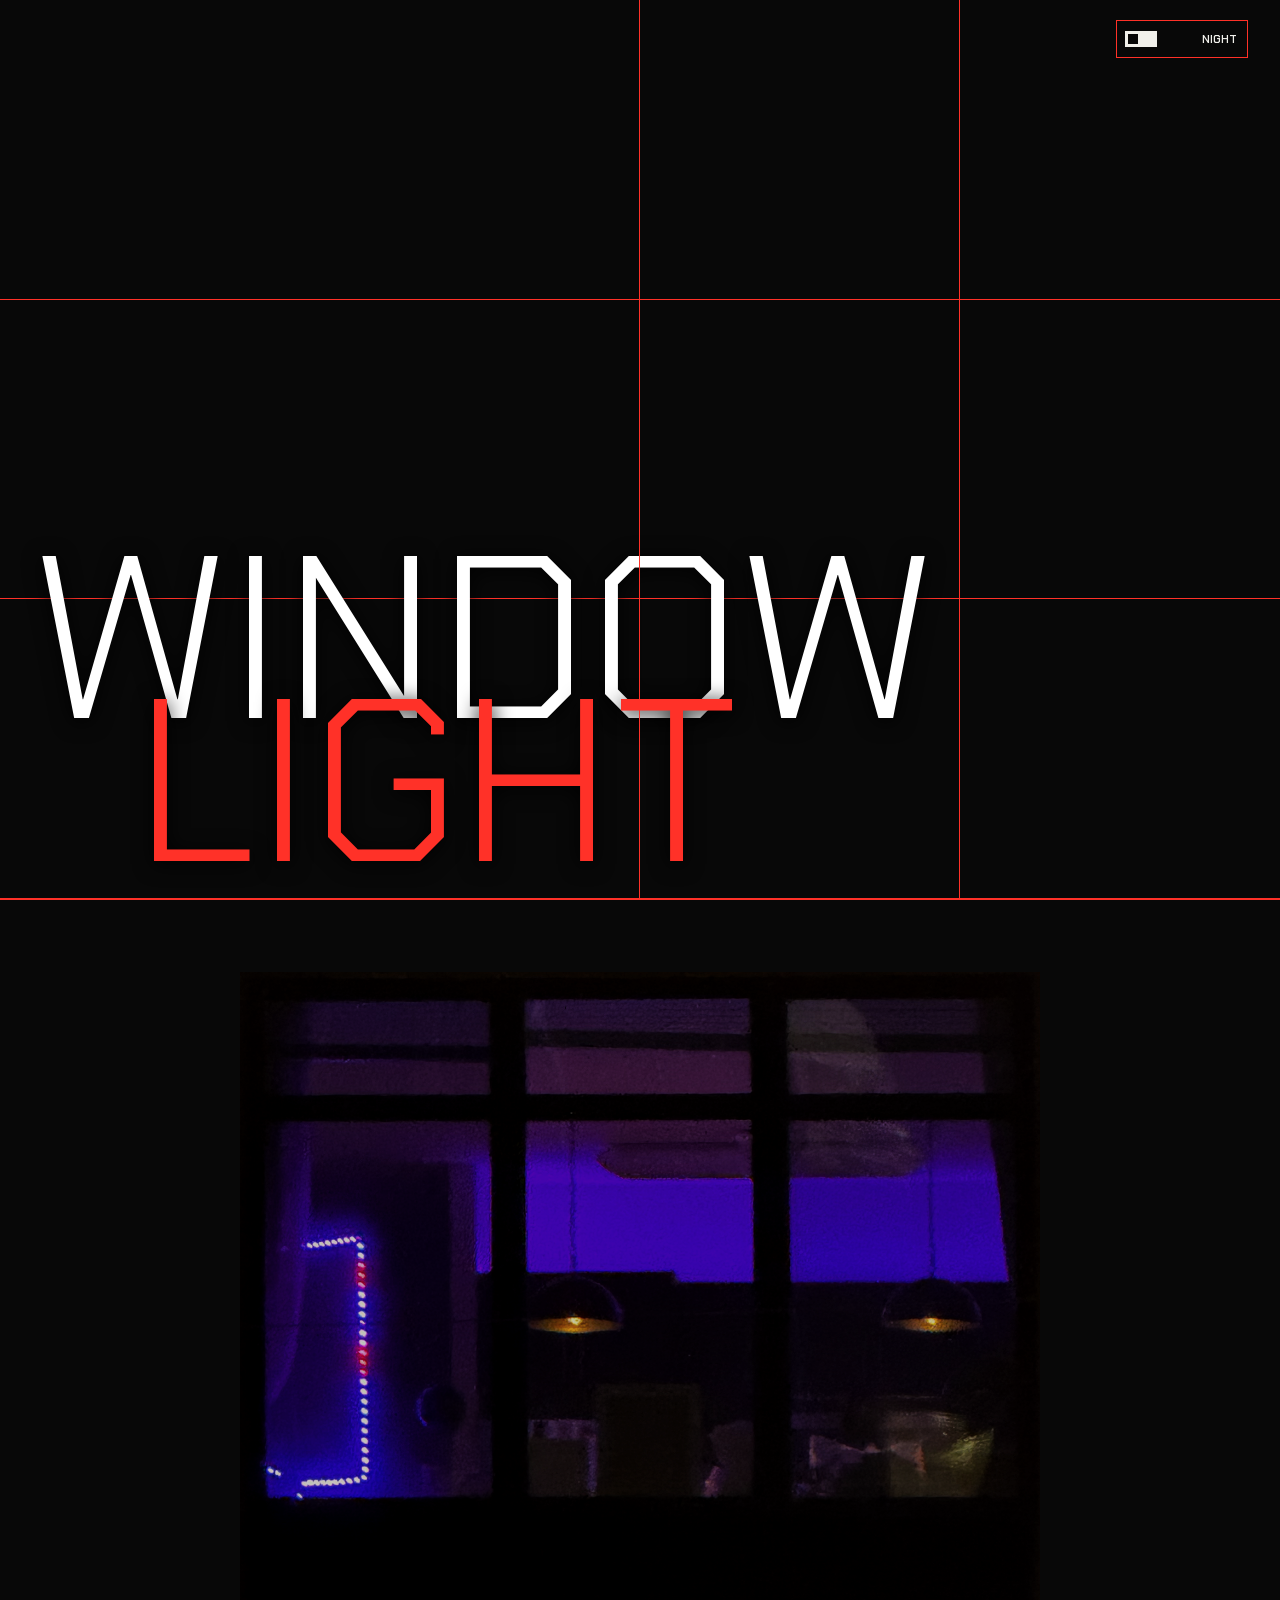
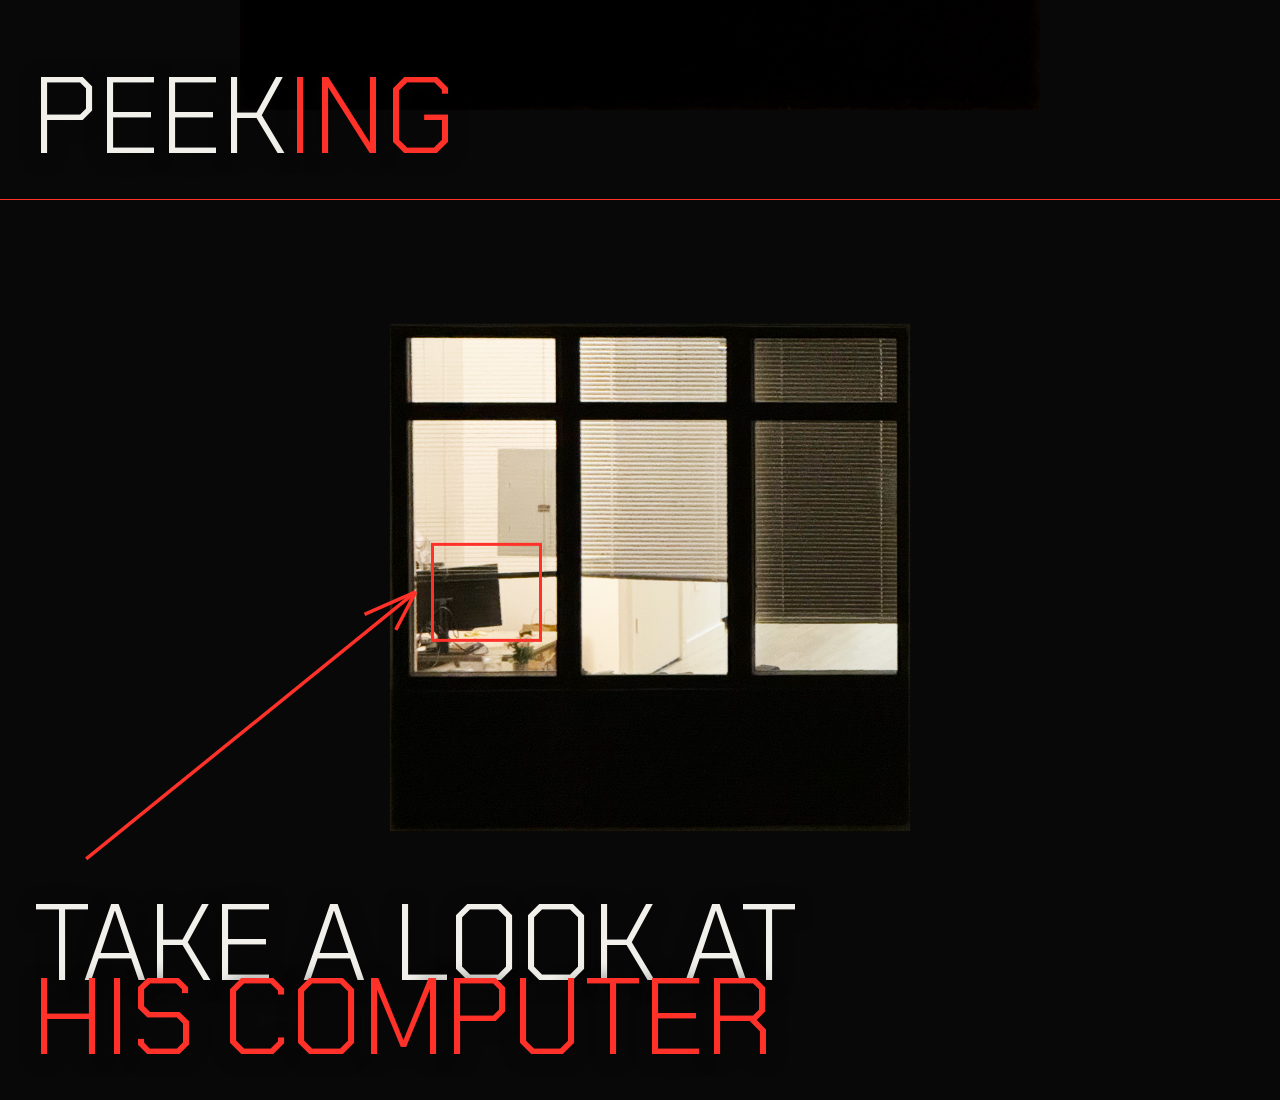
<file: index.html>
<!doctype html>
<html lang="en">
<head>
  <meta charset="utf-8">
  <meta name="viewport" content="width=device-width, initial-scale=1">
  <meta name="description" content="WINDOWLIGHT is a digital archive and three-part experiment in looking through city windows.">
  <title>WINDOWLIGHT — Home</title>
  <link rel="stylesheet" href="windowlight.css?v=20261013k">
</head>
<body data-theme="night" data-page="home">
  <button class="theme-toggle" id="themeToggle" type="button" aria-label="Switch to daytime atmosphere" aria-pressed="false"><span class="toggle-track" aria-hidden="true"><span class="toggle-knob"></span></span><span class="theme-label" id="themeLabel">DAY / NIGHT</span></button>
  <nav class="edge-nav" aria-label="Primary navigation">
    <a class="active" href="./index.html" data-label="HOME">HOME</a>
  </nav>

  <main>
    <section class="screen home-hero" aria-labelledby="homeTitle">
      <div class="hero-grid" aria-hidden="true"><i></i><i></i><i></i><i></i><i></i><i></i><i></i><i></i><i></i><i></i><i></i><i></i></div>
      <h1 class="home-title" id="homeTitle">WINDOW<span>LIGHT</span></h1>
    </section>

    <section class="story-selector" id="stories" aria-labelledby="storiesTitle">
      <div class="selector-head">
        <h2 id="storiesTitle">PEEK<span>ING</span></h2>
      </div>
      <div class="triptych" role="group" aria-label="Three clickable panes in one window">
        <img class="triptych-image" id="randomTriptychImage" alt="A complete three-pane city window">
        <a class="story-pane p1" href="windowlight-story-01.html" aria-label="Open story 01 Looking"></a>
        <a class="story-pane p2" href="windowlight-story-02.html" aria-label="Open story 02 Privacy"></a>
        <a class="story-pane p3" href="windowlight-story-03.html" aria-label="Open story 03 Fragments"></a>
      </div>
    </section>

    <section class="collection-stage" id="collection" aria-labelledby="collectionTitle">
      <div class="collection-head"><h2 id="collectionTitle">TAKE A LOOK AT<br><span>HIS COMPUTER</span></h2></div>

      <div class="computer-entry" id="computerEntry">
        <img src="images/101.png" alt="A complete three-pane window with a computer visible inside the left room">
        <svg class="computer-arrow" viewBox="0 0 100 100" preserveAspectRatio="none" aria-hidden="true">
          <path d="M 11 88 L 34.2 53.5"></path>
          <path class="computer-arrowhead" d="M 34.2 53.5 L 30.6 56.4 M 34.2 53.5 L 32.8 58.4"></path>
        </svg>
        <button class="computer-hotspot" id="enterComputer" type="button" aria-label="Open the computer visible through the window"></button>
      </div>

      <div class="computer-desktop" id="computerDesktop" aria-label="Computer desktop" hidden>
        <button class="computer-exit" id="exitComputer" type="button" aria-label="Return to the window photograph">×</button>

        <div class="desktop-files" aria-label="Desktop files">
          <button class="desktop-file" type="button" data-open-window="photosWindow">
            <span class="folder-icon" aria-hidden="true"></span><span>Photos</span>
          </button>
          <button class="desktop-file" type="button" data-open-window="notesWindow">
            <span class="note-icon" aria-hidden="true"></span><span>Notes</span>
          </button>
          <button class="desktop-file" type="button" data-open-window="projectWindow">
            <span class="document-icon" aria-hidden="true"></span><span>Project Info</span>
          </button>
          <button class="desktop-file" type="button" data-open-window="colophonWindow">
            <span class="document-icon" aria-hidden="true"></span><span>Colophon</span>
          </button>
        </div>

        <section class="desktop-window photos-window" id="photosWindow" aria-labelledby="photosWindowTitle" hidden>
          <header class="desktop-window-bar">
            <h3 id="photosWindowTitle">Photos / 50 Windows</h3>
            <span class="collection-status" id="openCount">0 / 5</span>
            <button class="window-close" type="button" aria-label="Close Photos">×</button>
          </header>
          <div class="desktop-window-body photos-body">
            <div class="collection-reveal">
              <div class="collection-shutters" id="facade" aria-label="Fifty blurred city windows"></div>
            </div>
          </div>
        </section>

        <section class="desktop-window notes-window" id="notesWindow" aria-labelledby="notesWindowTitle" hidden>
          <header class="desktop-window-bar"><h3 id="notesWindowTitle">Notes</h3><button class="window-close" type="button" aria-label="Close Notes">×</button></header>
          <div class="desktop-window-body text-file">
            <p>I started photographing windows because they interrupt the city without stopping it. Each frame holds a room for a moment, but never long enough to explain the life inside.</p>
            <p>The project follows the uneasy distance between noticing, watching, and imagining. A window allows vision to pass while keeping bodies apart.</p>
            <p>What looks like evidence is often only a fragment. The rest of the story belongs to the observer, not to the person behind the glass.</p>
          </div>
        </section>

        <section class="desktop-window project-window" id="projectWindow" aria-labelledby="projectWindowTitle" hidden>
          <header class="desktop-window-bar"><h3 id="projectWindowTitle">Project Info</h3><button class="window-close" type="button" aria-label="Close Project Info">×</button></header>
          <div class="desktop-window-body text-file">
            <h4>WINDOWLIGHT</h4>
            <p>WINDOWLIGHT is a digital observation of curiosity, privacy, and projection in the city. Three stories move from the first glance, through the boundary of glass, to the fictional lives assembled from incomplete views.</p>
            <p>The audience is invited to behave like an observer: choosing a pane, moving closer, uncovering photographs, and deciding when access becomes intrusion.</p>
          </div>
        </section>

        <section class="desktop-window colophon-window" id="colophonWindow" aria-labelledby="colophonWindowTitle" hidden>
          <header class="desktop-window-bar"><h3 id="colophonWindowTitle">Colophon</h3><button class="window-close" type="button" aria-label="Close Colophon">×</button></header>
          <div class="desktop-window-body text-file colophon-grid">
            <p><strong>Concept</strong>Looking through the public surface of private rooms.</p>
            <p><strong>Photography</strong>Original city-window photographs.</p>
            <p><strong>Typeface</strong>Chakra Petch, 300–600.</p>
            <p><strong>System</strong>Four-column grid, red lines, black, white, and photographic color.</p>
            <p><strong>Interaction</strong>Scroll, hover, drag, reveal, and day/night translation.</p>
            <p><strong>Format</strong>Desktop-first responsive website.</p>
          </div>
        </section>
      </div>
    </section>
  </main>
  <script src="windowlight.js?v=20261013k"></script>
</body>
</html>
</file>
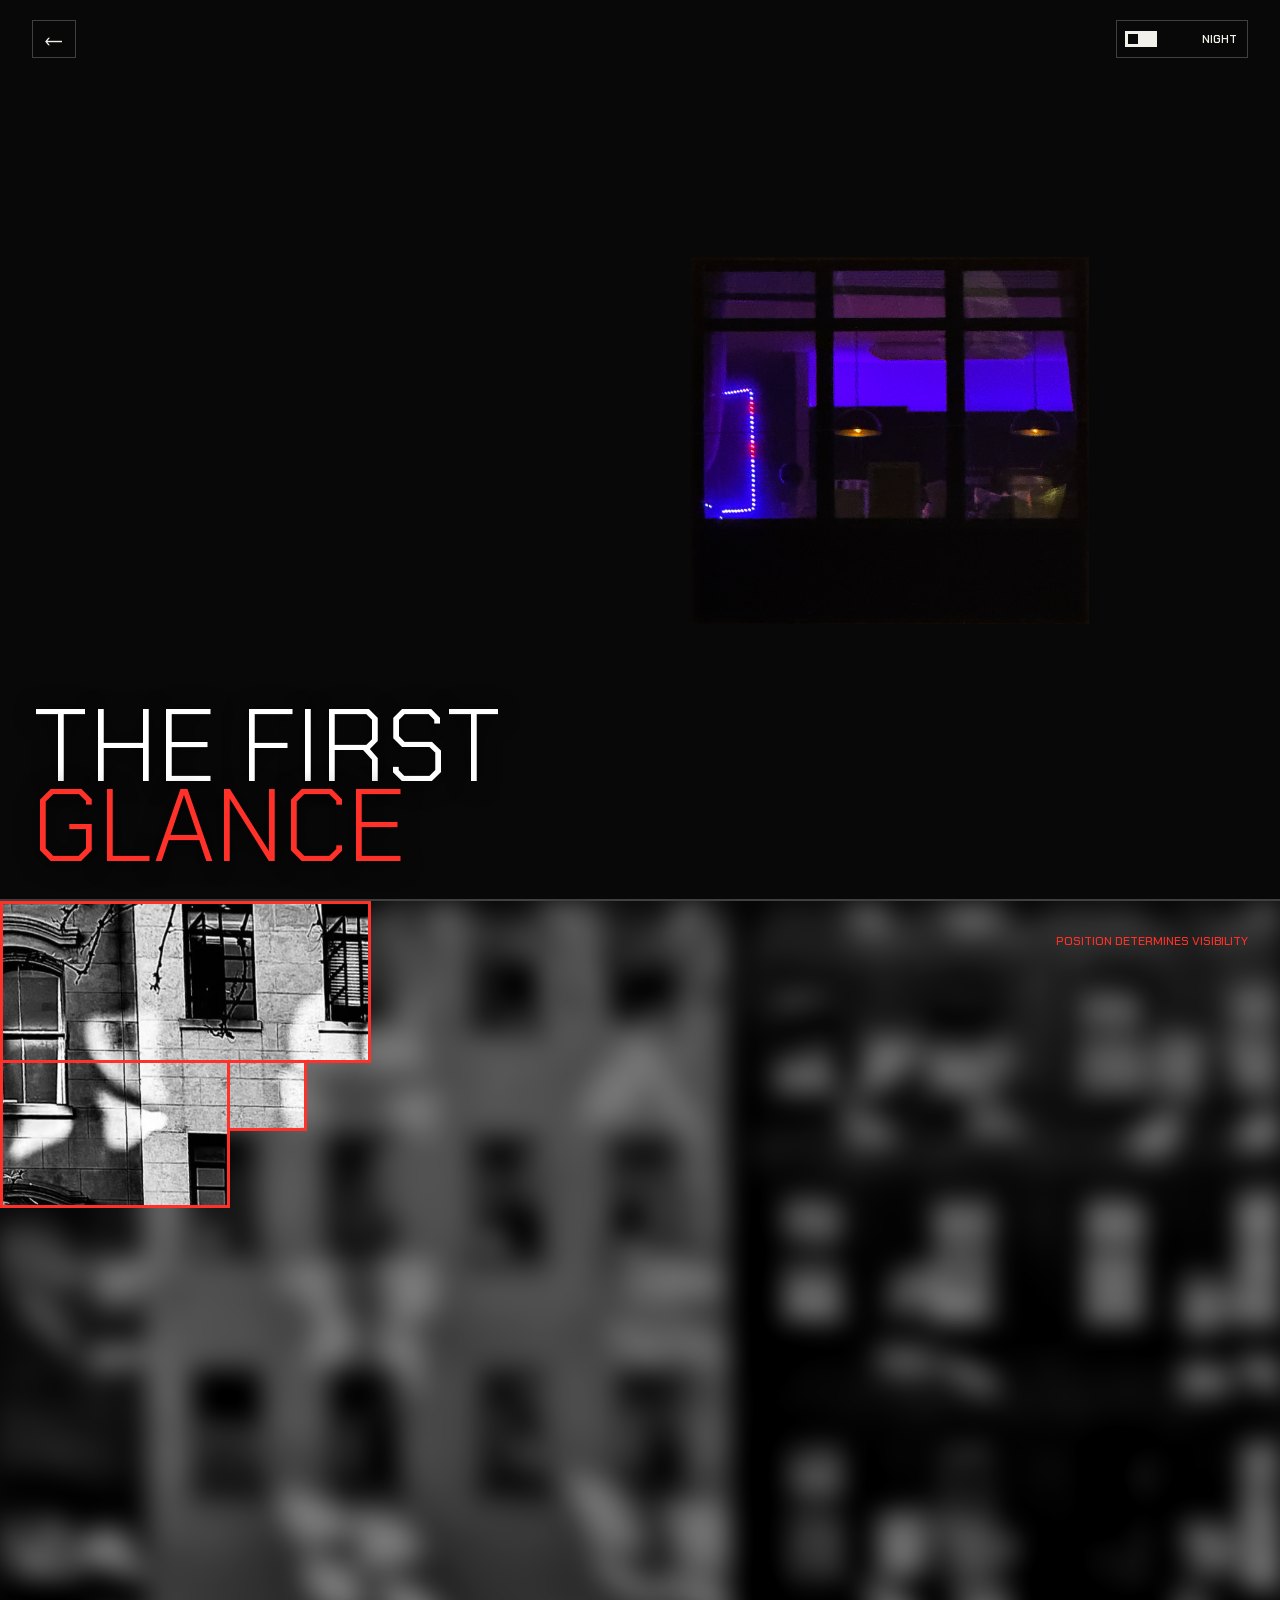
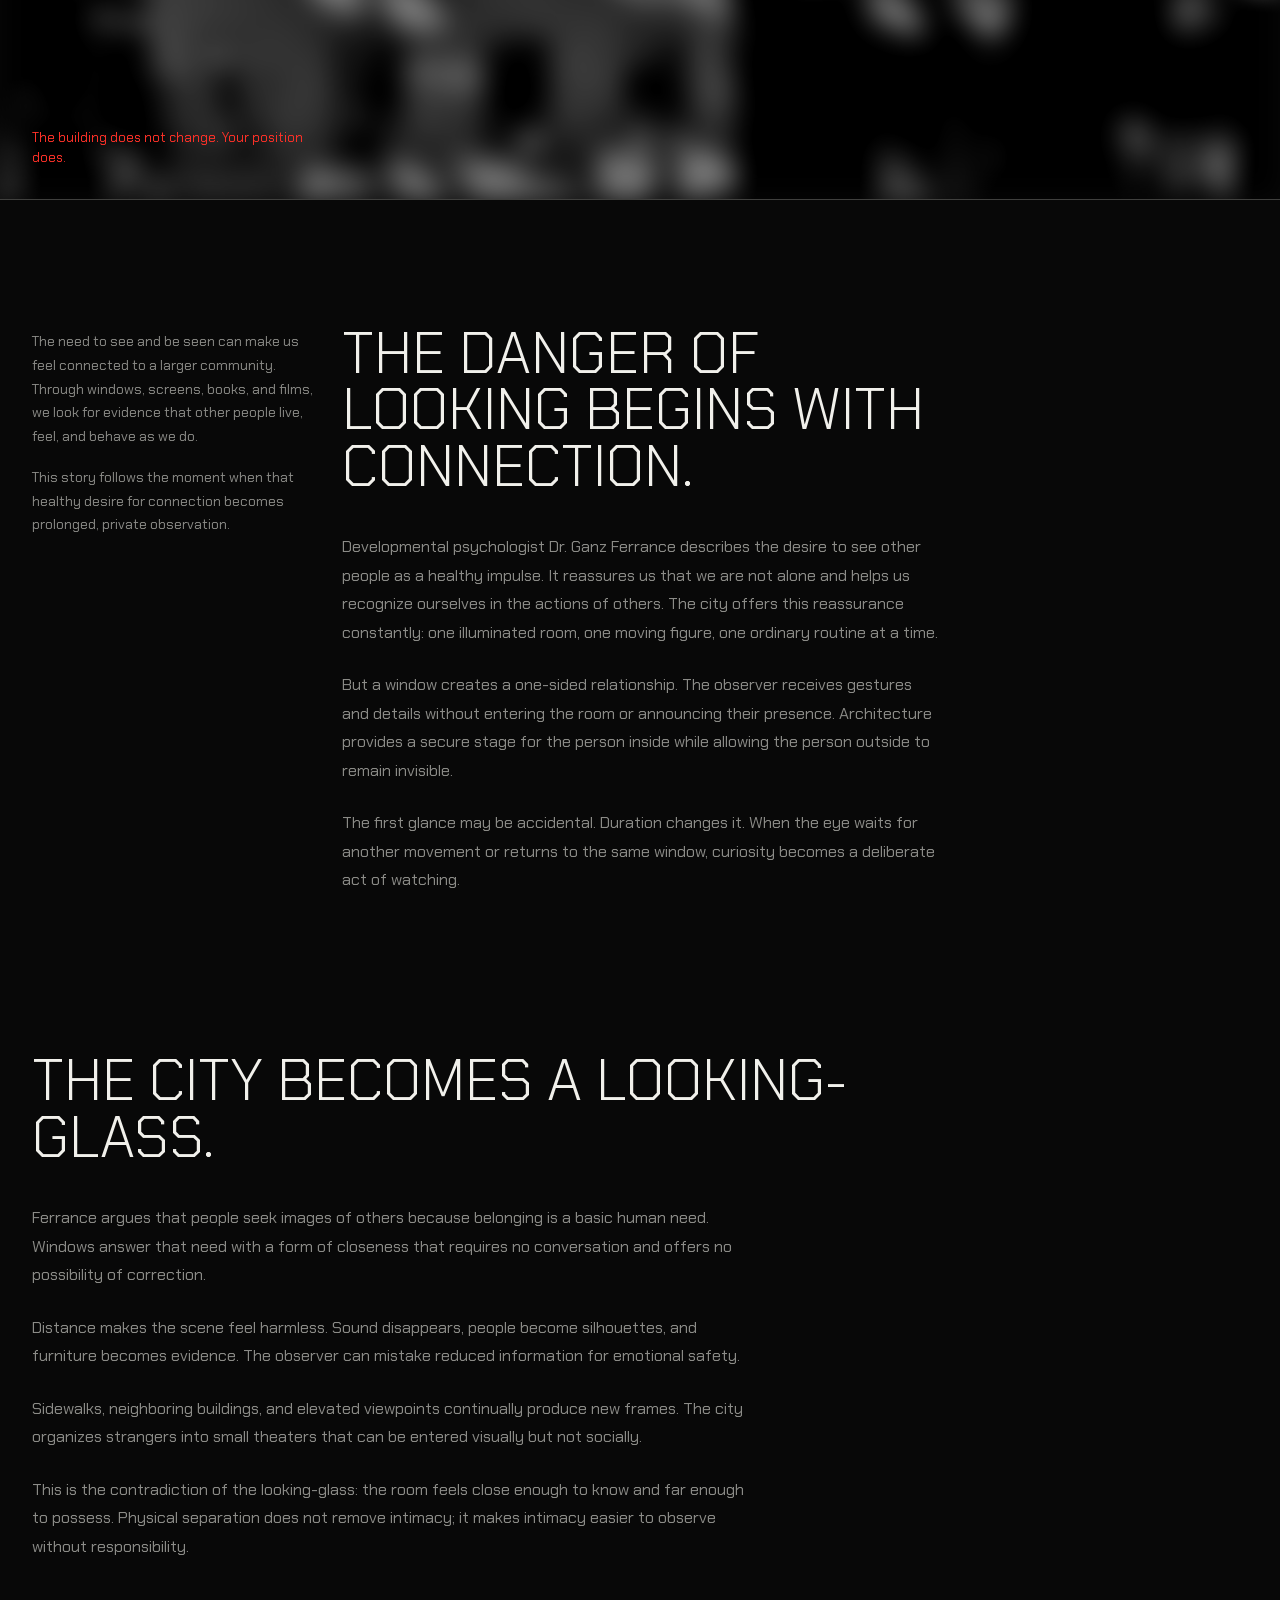
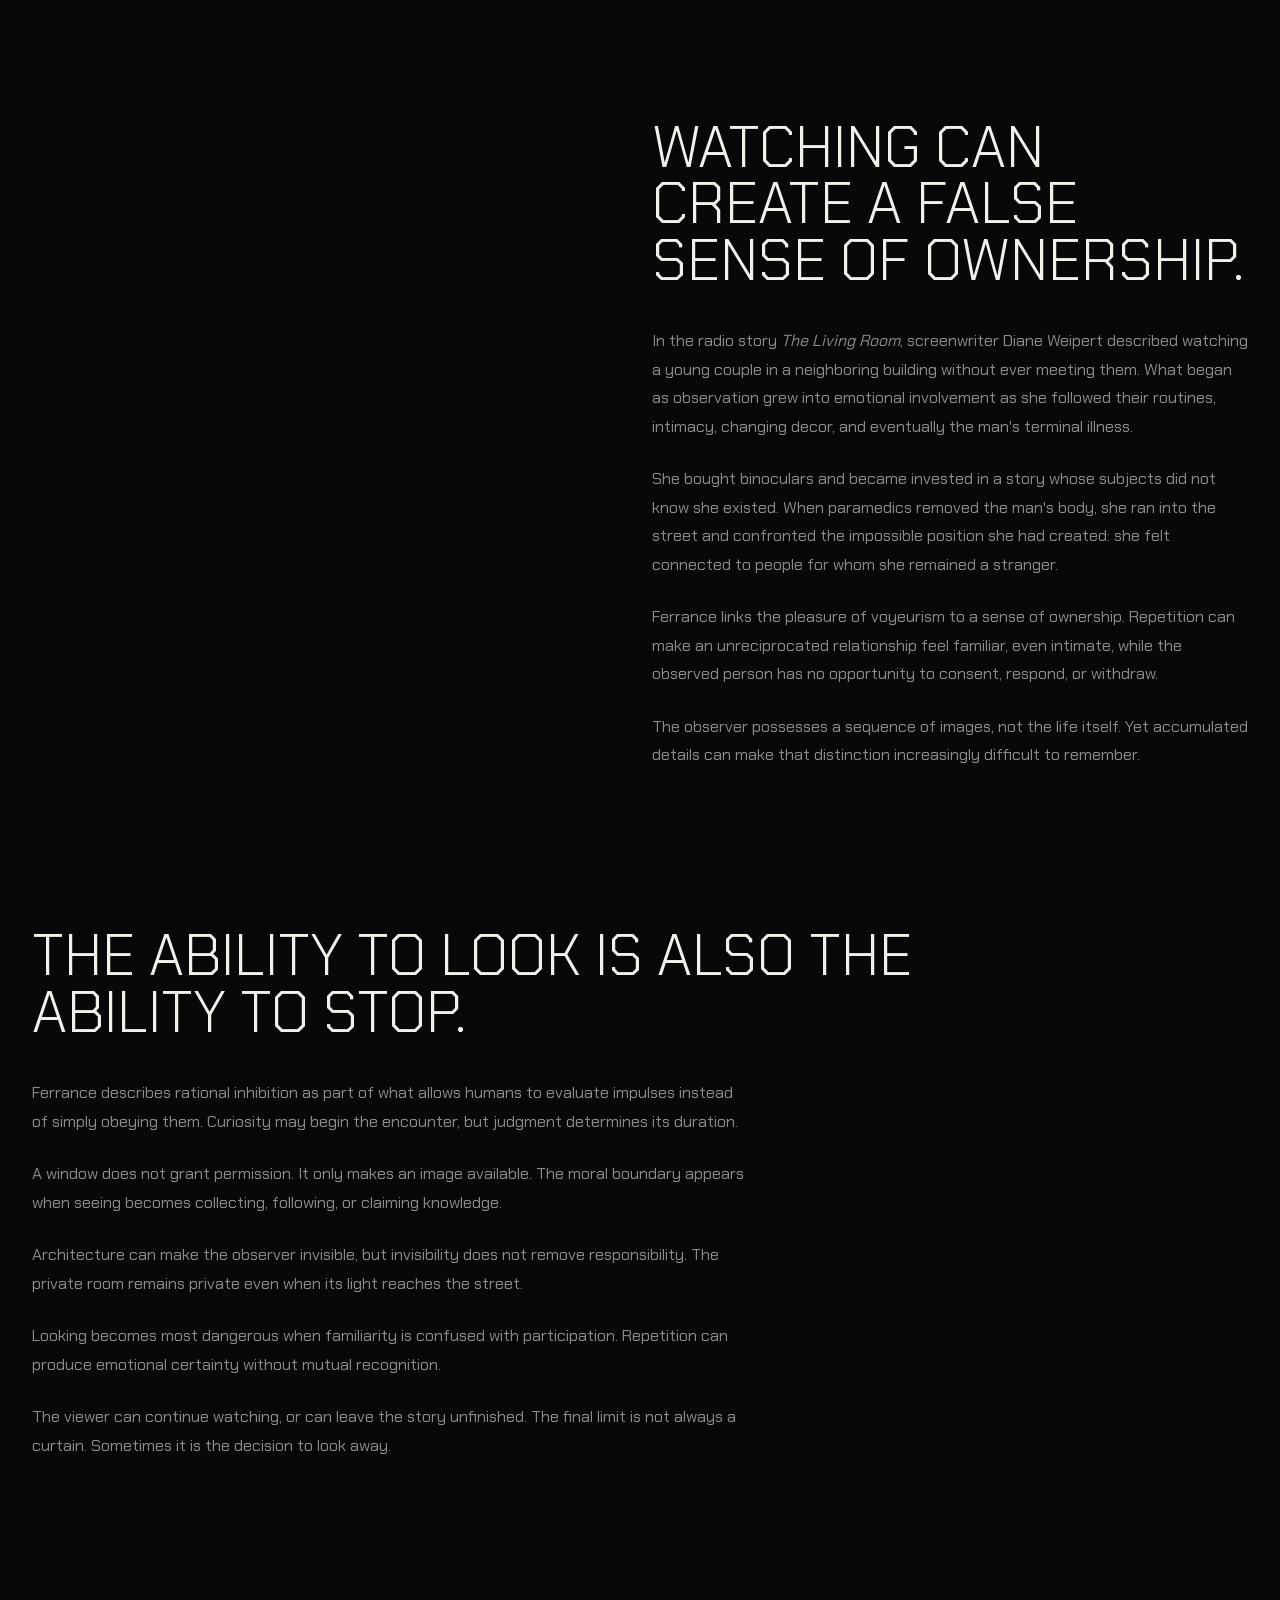
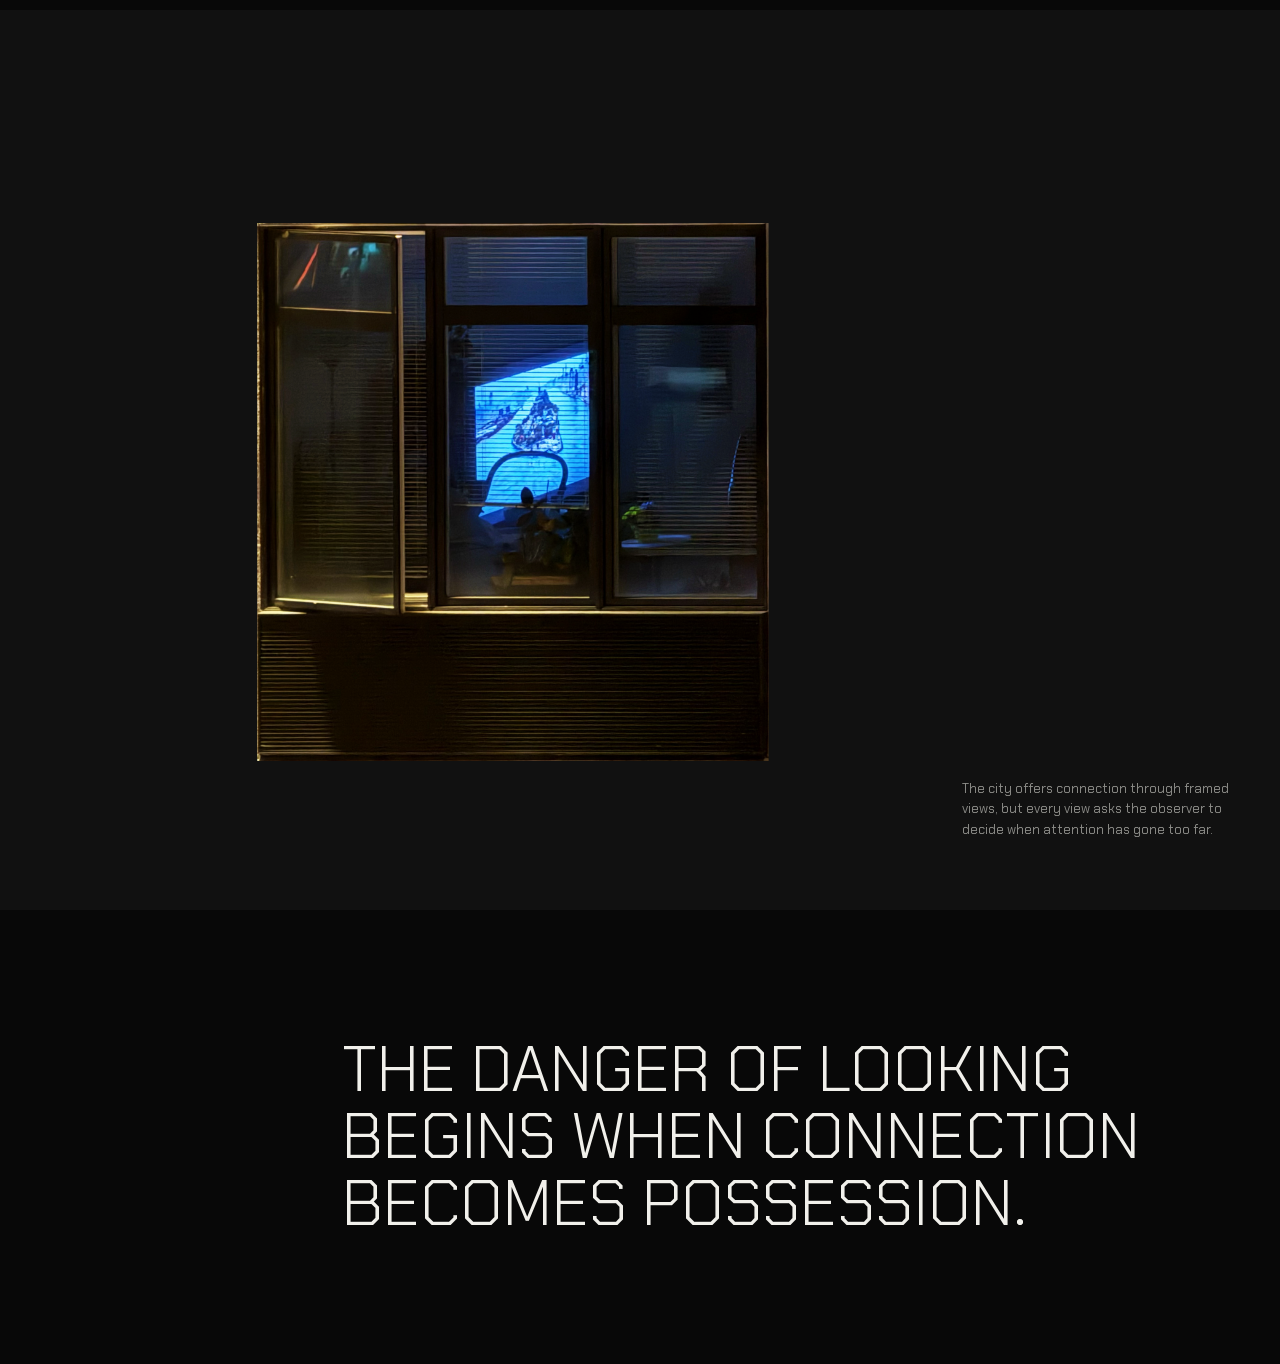
<file: windowlight-story-01.html>
<!doctype html>
<html lang="en">
<head>
  <meta charset="utf-8">
  <meta name="viewport" content="width=device-width, initial-scale=1">
  <meta name="description" content="WINDOWLIGHT story one: Looking.">
  <title>WINDOWLIGHT — 01 Looking</title>
  <link rel="stylesheet" href="windowlight.css?v=20261013k">
</head>
<body data-theme="night" data-page="01">
  <button class="theme-toggle" id="themeToggle" type="button" aria-label="Switch to daytime atmosphere" aria-pressed="false"><span class="toggle-track" aria-hidden="true"><span class="toggle-knob"></span></span><span class="theme-label" id="themeLabel">DAY / NIGHT</span></button>
  <nav class="edge-nav" aria-label="Primary navigation">
    <a class="home-arrow" href="./index.html#stories" aria-label="Return to Peeking">&#8592;</a>
  </nav>
  <main>
    <section class="screen story-hero" aria-labelledby="storyTitle">
      <img class="story-hero-image theme-image" src="images/112.png" data-day="images/113.png" data-night="images/112.png" alt="A complete horizontal city window">
      <h1 class="story-title" id="storyTitle">THE FIRST<br><span>GLANCE</span></h1>
    </section>

    <section class="interaction" id="moveInteraction" aria-label="The moving windows interaction">
      <div class="stage-meta"><span>POSITION DETERMINES VISIBILITY</span></div>
      <img class="interaction-photo theme-image" src="images/114.jpg" data-day="images/115.png" data-night="images/114.jpg" alt="A building facade with many windows used for the moving-frame interaction">
      <div class="move-window" data-window="a" tabindex="0" role="application" aria-label="Movable window A"></div>
      <div class="move-window" data-window="b" tabindex="0" role="application" aria-label="Movable window B"></div>
      <div class="move-window" data-window="c" tabindex="0" role="application" aria-label="Movable window C"></div>
      <p class="instruction">The building does not change. Your position does.</p>
    </section>

    <section class="story-narrative" aria-labelledby="lookingText">
      <div class="story-copy-grid">
        <aside class="story-introduction">
          <p>The need to see and be seen can make us feel connected to a larger community. Through windows, screens, books, and films, we look for evidence that other people live, feel, and behave as we do.</p>
          <p>This story follows the moment when that healthy desire for connection becomes prolonged, private observation.</p>
        </aside>

        <article class="story-section story-section-one">
          <h2 id="lookingText">THE DANGER OF LOOKING BEGINS WITH CONNECTION.</h2>
          <p>Developmental psychologist Dr. Ganz Ferrance describes the desire to see other people as a healthy impulse. It reassures us that we are not alone and helps us recognize ourselves in the actions of others. The city offers this reassurance constantly: one illuminated room, one moving figure, one ordinary routine at a time.</p>
          <p>But a window creates a one-sided relationship. The observer receives gestures and details without entering the room or announcing their presence. Architecture provides a secure stage for the person inside while allowing the person outside to remain invisible.</p>
          <p>The first glance may be accidental. Duration changes it. When the eye waits for another movement or returns to the same window, curiosity becomes a deliberate act of watching.</p>
        </article>

        <article class="story-section story-section-two">
          <h2>THE CITY BECOMES A LOOKING-GLASS.</h2>
          <div class="section-columns">
            <p>Ferrance argues that people seek images of others because belonging is a basic human need. Windows answer that need with a form of closeness that requires no conversation and offers no possibility of correction.</p>
            <p>Distance makes the scene feel harmless. Sound disappears, people become silhouettes, and furniture becomes evidence. The observer can mistake reduced information for emotional safety.</p>
            <p>Sidewalks, neighboring buildings, and elevated viewpoints continually produce new frames. The city organizes strangers into small theaters that can be entered visually but not socially.</p>
            <p>This is the contradiction of the looking-glass: the room feels close enough to know and far enough to possess. Physical separation does not remove intimacy; it makes intimacy easier to observe without responsibility.</p>
          </div>
        </article>

        <article class="story-section story-section-three">
          <h2>WATCHING CAN CREATE A FALSE SENSE OF OWNERSHIP.</h2>
          <p>In the radio story <em>The Living Room</em>, screenwriter Diane Weipert described watching a young couple in a neighboring building without ever meeting them. What began as observation grew into emotional involvement as she followed their routines, intimacy, changing decor, and eventually the man's terminal illness.</p>
          <p>She bought binoculars and became invested in a story whose subjects did not know she existed. When paramedics removed the man's body, she ran into the street and confronted the impossible position she had created: she felt connected to people for whom she remained a stranger.</p>
          <p>Ferrance links the pleasure of voyeurism to a sense of ownership. Repetition can make an unreciprocated relationship feel familiar, even intimate, while the observed person has no opportunity to consent, respond, or withdraw.</p>
          <p>The observer possesses a sequence of images, not the life itself. Yet accumulated details can make that distinction increasingly difficult to remember.</p>
        </article>

        <article class="story-section story-section-four">
          <h2>THE ABILITY TO LOOK IS ALSO THE ABILITY TO STOP.</h2>
          <div class="section-columns four-column-copy">
            <p>Ferrance describes rational inhibition as part of what allows humans to evaluate impulses instead of simply obeying them. Curiosity may begin the encounter, but judgment determines its duration.</p>
            <p>A window does not grant permission. It only makes an image available. The moral boundary appears when seeing becomes collecting, following, or claiming knowledge.</p>
            <p>Architecture can make the observer invisible, but invisibility does not remove responsibility. The private room remains private even when its light reaches the street.</p>
            <p>Looking becomes most dangerous when familiarity is confused with participation. Repetition can produce emotional certainty without mutual recognition.</p>
            <p>The viewer can continue watching, or can leave the story unfinished. The final limit is not always a curtain. Sometimes it is the decision to look away.</p>
          </div>
        </article>
      </div>
    </section>

    <section class="image-essay" aria-label="A paired day and night observation">
      <img class="theme-image" src="images/116.png" data-day="images/117.png" data-night="images/116.png" alt="A complete residential window">
      <p class="image-caption">The city offers connection through framed views, but every view asks the observer to decide when attention has gone too far.</p>
    </section>

    <section class="story-end"><p>THE DANGER OF LOOKING BEGINS WHEN CONNECTION BECOMES POSSESSION.</p></section>
  </main>
  <script src="windowlight.js?v=20261013k"></script>
</body>
</html>
</file>
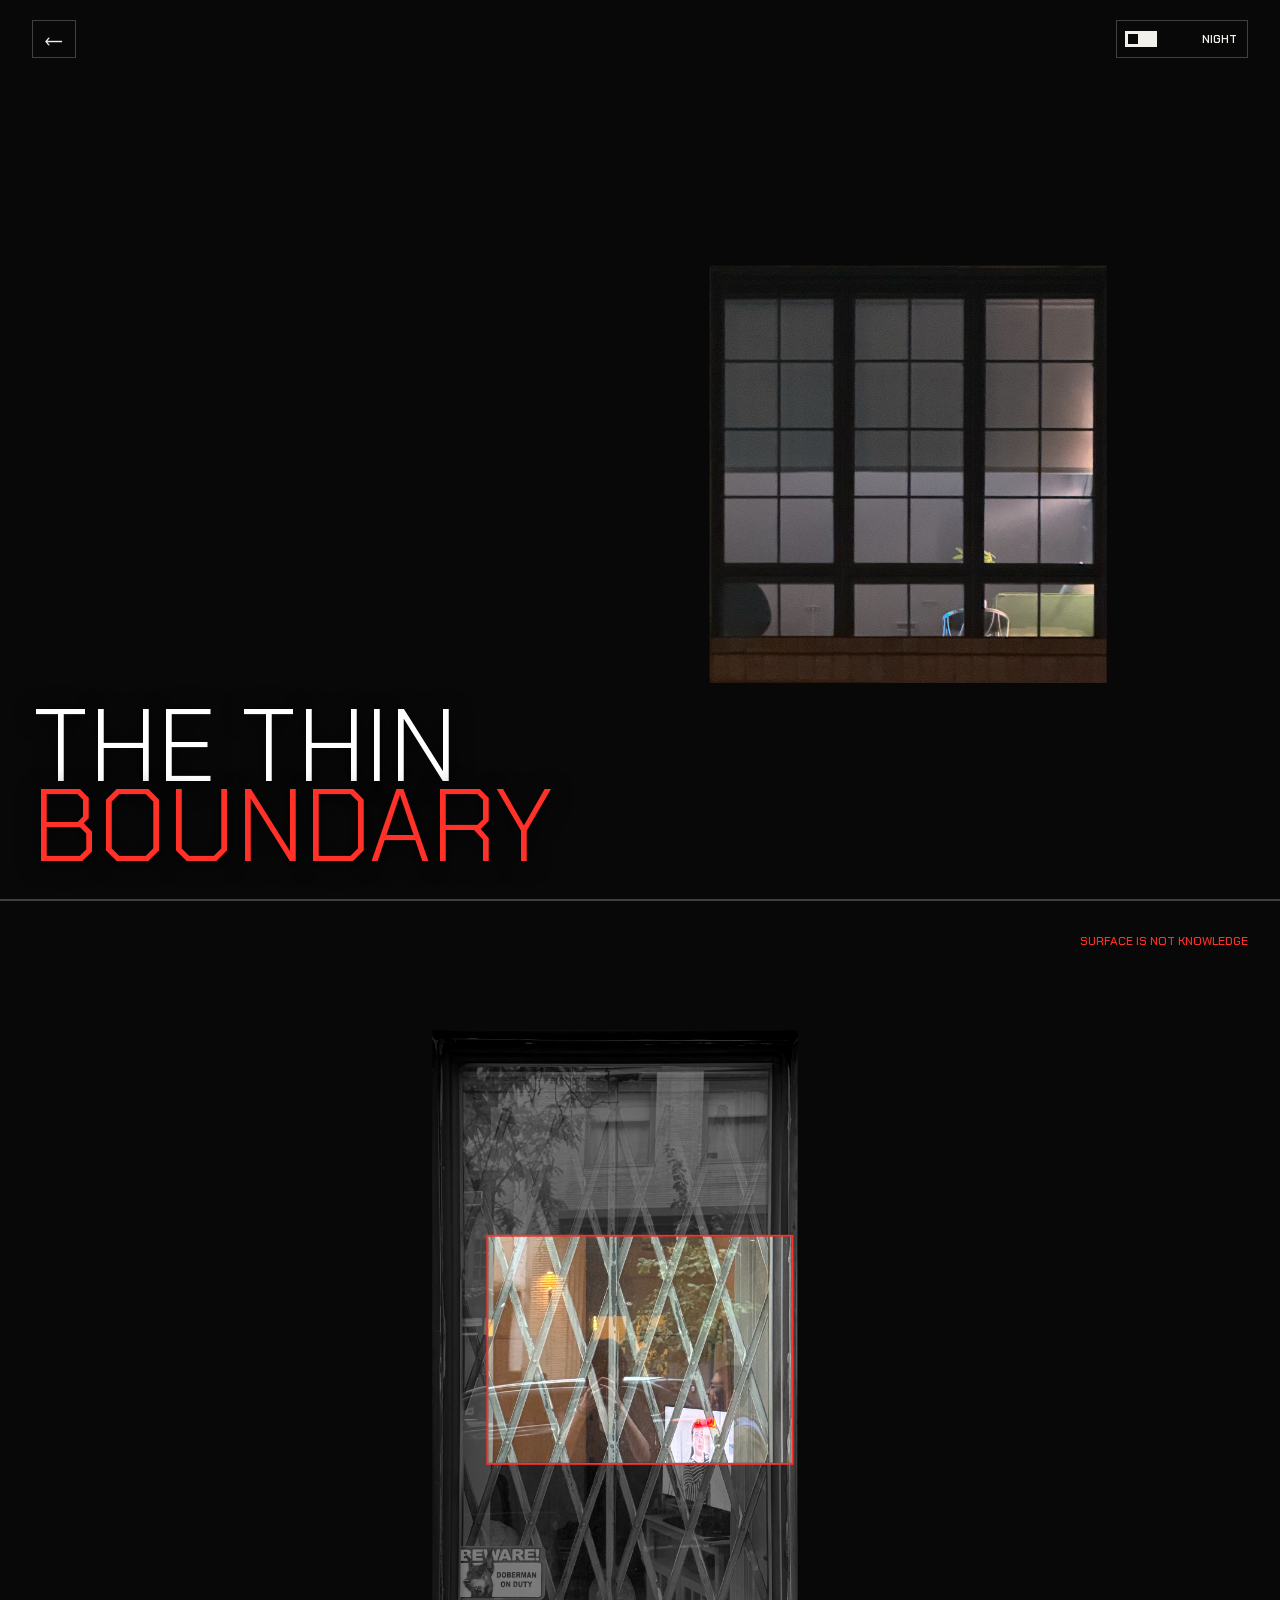
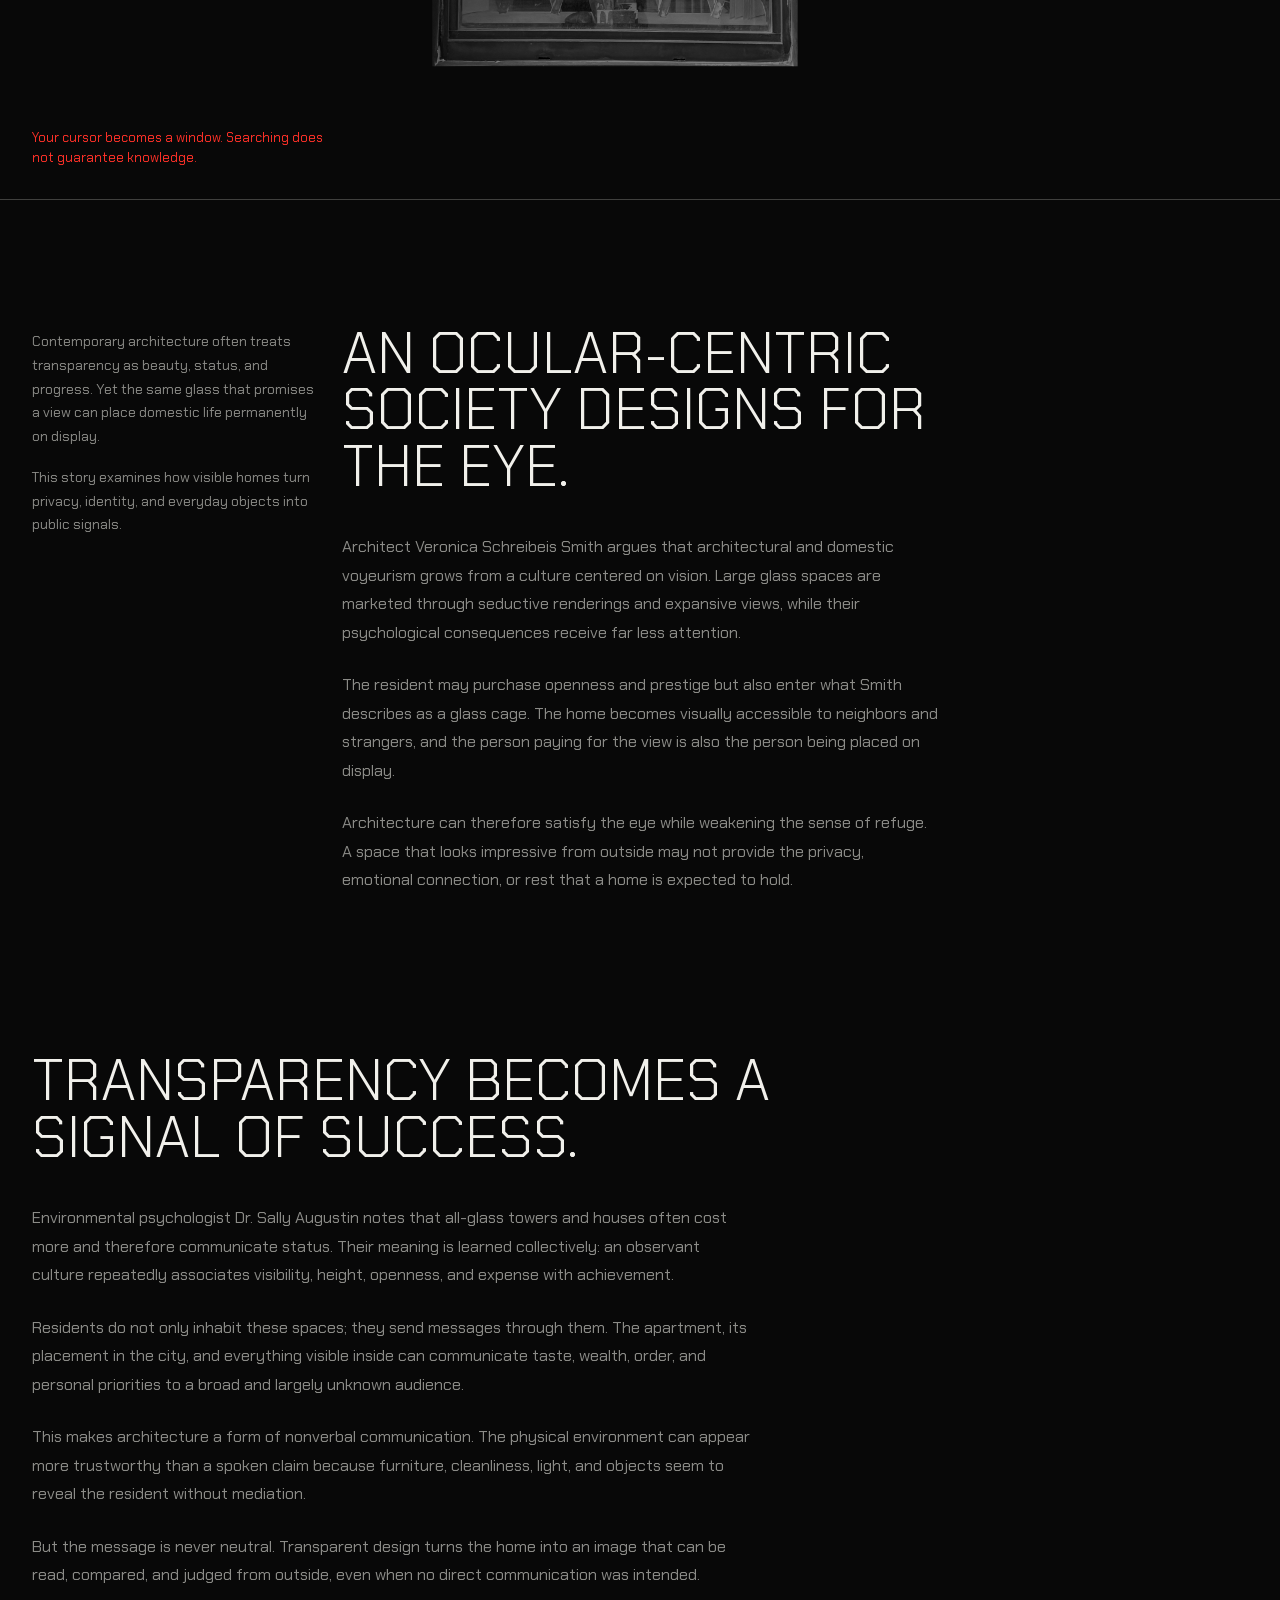
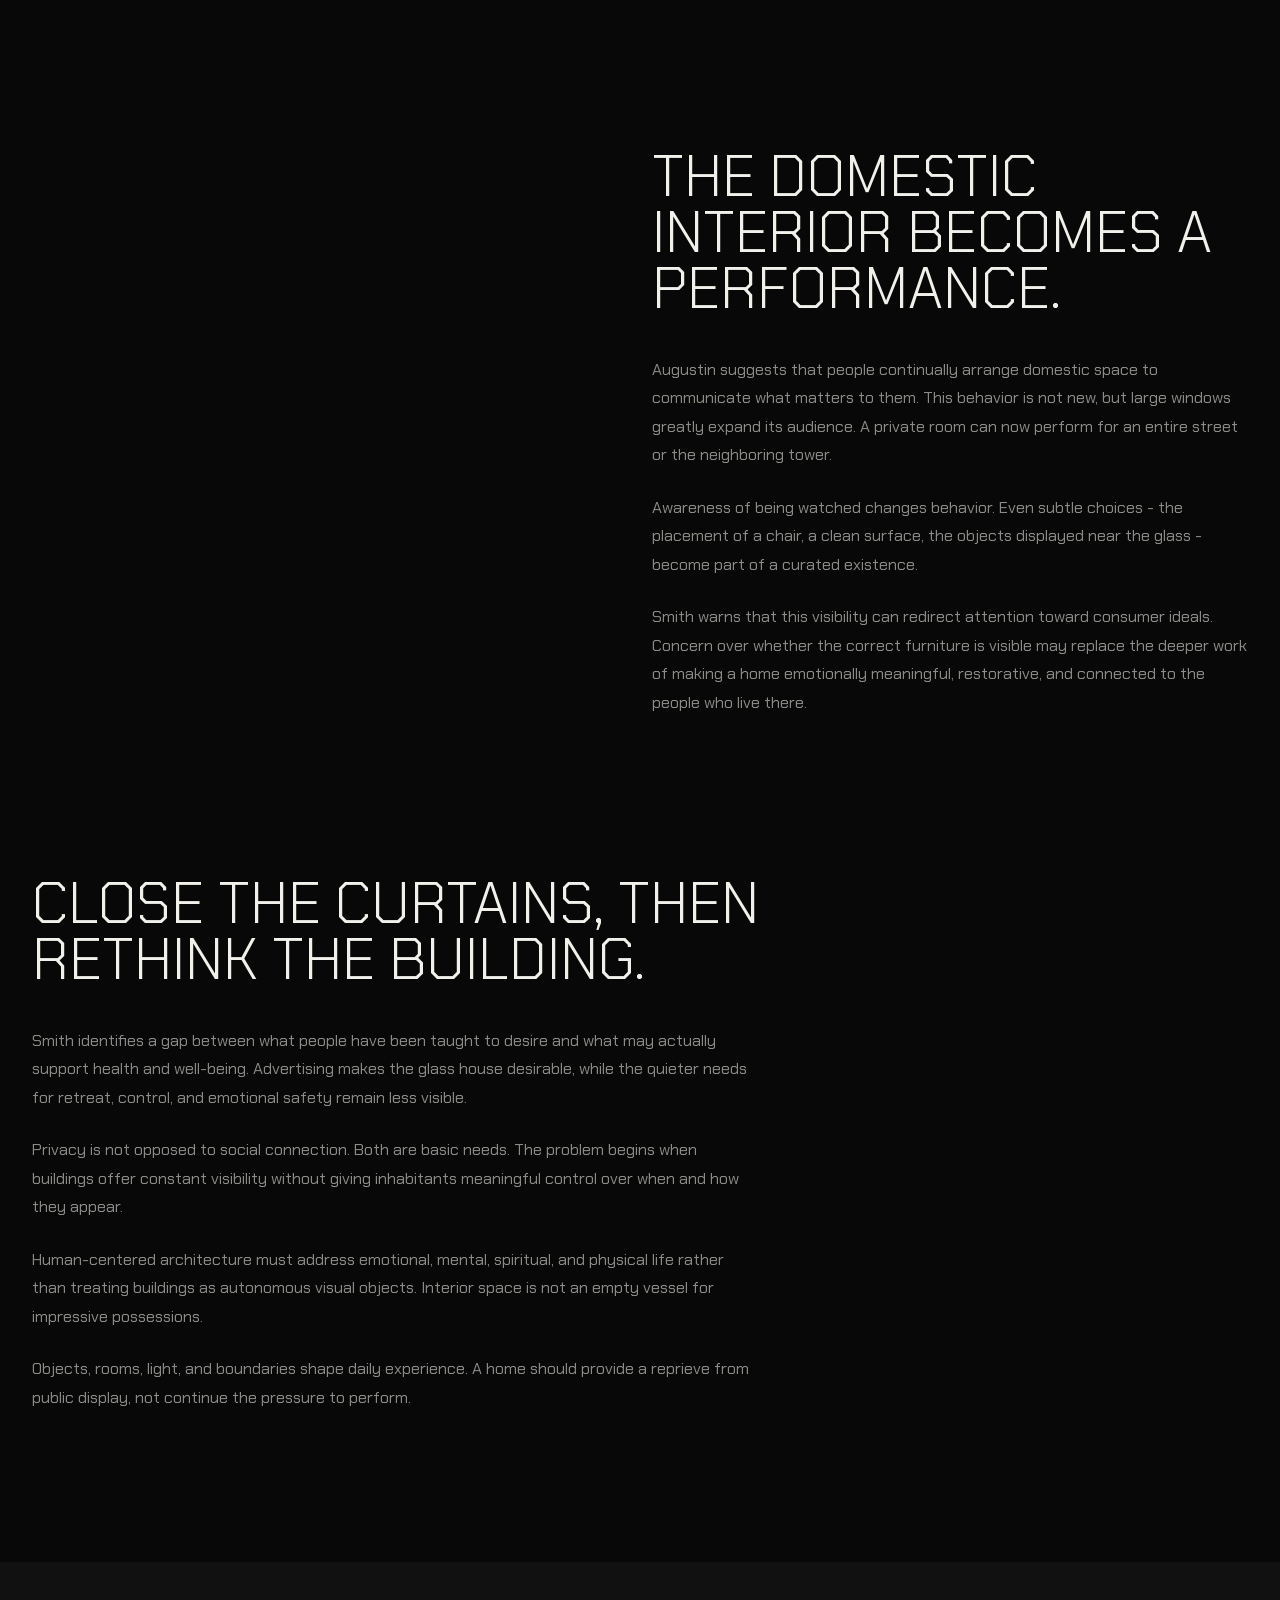
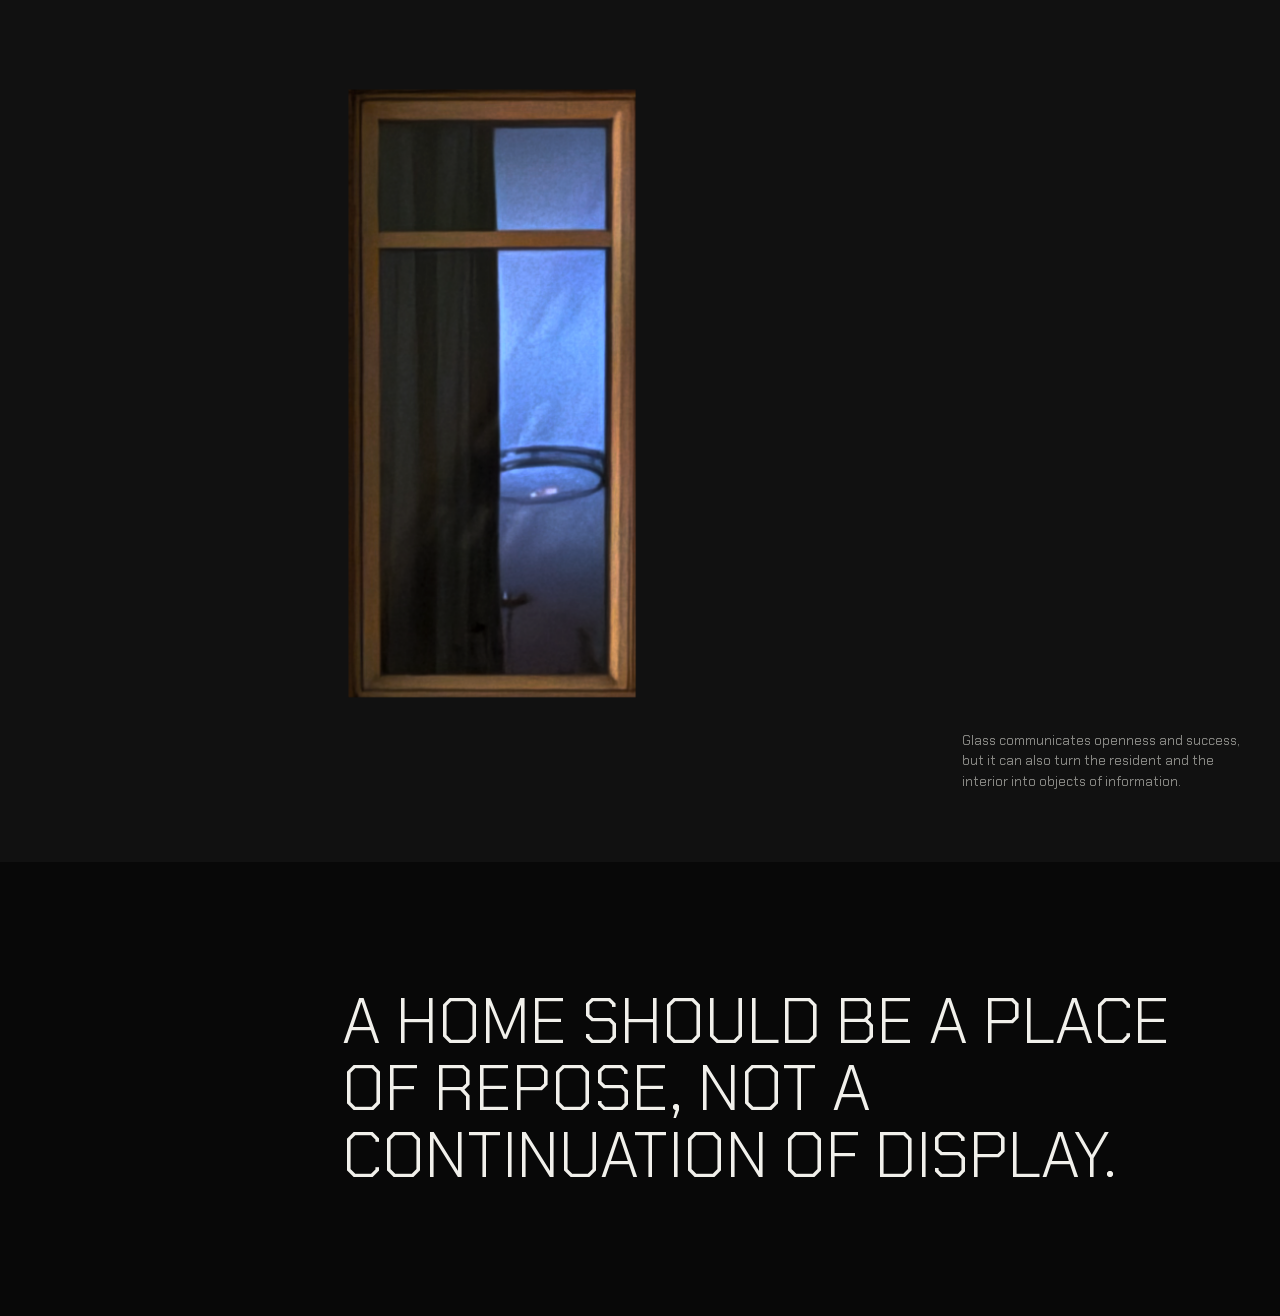
<file: windowlight-story-02.html>
<!doctype html>
<html lang="en">
<head>
  <meta charset="utf-8">
  <meta name="viewport" content="width=device-width, initial-scale=1">
  <meta name="description" content="WINDOWLIGHT story two: Privacy.">
  <title>WINDOWLIGHT — 02 Privacy</title>
  <link rel="stylesheet" href="windowlight.css?v=20261013k">
</head>
<body data-theme="night" data-page="02">
  <button class="theme-toggle" id="themeToggle" type="button" aria-label="Switch to daytime atmosphere" aria-pressed="false"><span class="toggle-track" aria-hidden="true"><span class="toggle-knob"></span></span><span class="theme-label" id="themeLabel">DAY / NIGHT</span></button>
  <nav class="edge-nav" aria-label="Primary navigation">
    <a class="home-arrow" href="./index.html#stories" aria-label="Return to Peeking">&#8592;</a>
  </nav>
  <main>
    <section class="screen story-hero" aria-labelledby="storyTitle">
      <img class="story-hero-image theme-image" src="images/118.png" data-day="images/119.png" data-night="images/118.png" alt="A complete gridded window">
      <h1 class="story-title" id="storyTitle">THE THIN<br><span>BOUNDARY</span></h1>
    </section>

    <section class="interaction" aria-label="X-ray window interaction">
      <div class="stage-meta"><span>SURFACE IS NOT KNOWLEDGE</span></div>
      <div class="scan-surface" id="scanSurface">
        <img class="scan-base theme-image" src="images/120.png" data-day="images/121.png" data-night="images/120.png" alt="A complete window waiting to be scanned">
        <div class="scan-noise" aria-hidden="true"></div>
        <span class="scan-word w1">OCCUPIED</span><span class="scan-word w2">WAITING</span><span class="scan-word w3">UNSEEN</span>
        <span class="scan-word w4">REFLECTION</span><span class="scan-word w5">ROUTINE</span><span class="scan-word w6">PRIVATE</span>
        <span class="scan-word w7">TRACE</span><span class="scan-word w8">ABSENT</span>
        <div class="scan-lens" id="scanLens" aria-hidden="true"><img class="scan-color theme-image" src="images/120.png" data-day="images/121.png" data-night="images/120.png" alt=""></div>
      </div>
      <p class="instruction">Your cursor becomes a window. Searching does not guarantee knowledge.</p>
    </section>

    <section class="story-narrative" aria-labelledby="privacyText">
      <div class="story-copy-grid">
        <aside class="story-introduction">
          <p>Contemporary architecture often treats transparency as beauty, status, and progress. Yet the same glass that promises a view can place domestic life permanently on display.</p>
          <p>This story examines how visible homes turn privacy, identity, and everyday objects into public signals.</p>
        </aside>

        <article class="story-section story-section-one">
          <h2 id="privacyText">AN OCULAR-CENTRIC SOCIETY DESIGNS FOR THE EYE.</h2>
          <p>Architect Veronica Schreibeis Smith argues that architectural and domestic voyeurism grows from a culture centered on vision. Large glass spaces are marketed through seductive renderings and expansive views, while their psychological consequences receive far less attention.</p>
          <p>The resident may purchase openness and prestige but also enter what Smith describes as a glass cage. The home becomes visually accessible to neighbors and strangers, and the person paying for the view is also the person being placed on display.</p>
          <p>Architecture can therefore satisfy the eye while weakening the sense of refuge. A space that looks impressive from outside may not provide the privacy, emotional connection, or rest that a home is expected to hold.</p>
        </article>

        <article class="story-section story-section-two">
          <h2>TRANSPARENCY BECOMES A SIGNAL OF SUCCESS.</h2>
          <p>Environmental psychologist Dr. Sally Augustin notes that all-glass towers and houses often cost more and therefore communicate status. Their meaning is learned collectively: an observant culture repeatedly associates visibility, height, openness, and expense with achievement.</p>
          <p>Residents do not only inhabit these spaces; they send messages through them. The apartment, its placement in the city, and everything visible inside can communicate taste, wealth, order, and personal priorities to a broad and largely unknown audience.</p>
          <p>This makes architecture a form of nonverbal communication. The physical environment can appear more trustworthy than a spoken claim because furniture, cleanliness, light, and objects seem to reveal the resident without mediation.</p>
          <p>But the message is never neutral. Transparent design turns the home into an image that can be read, compared, and judged from outside, even when no direct communication was intended.</p>
        </article>

        <article class="story-section story-section-three">
          <h2>THE DOMESTIC INTERIOR BECOMES A PERFORMANCE.</h2>
          <p>Augustin suggests that people continually arrange domestic space to communicate what matters to them. This behavior is not new, but large windows greatly expand its audience. A private room can now perform for an entire street or the neighboring tower.</p>
          <p>Awareness of being watched changes behavior. Even subtle choices - the placement of a chair, a clean surface, the objects displayed near the glass - become part of a curated existence.</p>
          <p>Smith warns that this visibility can redirect attention toward consumer ideals. Concern over whether the correct furniture is visible may replace the deeper work of making a home emotionally meaningful, restorative, and connected to the people who live there.</p>
        </article>

        <article class="story-section story-section-four">
          <h2>CLOSE THE CURTAINS, THEN RETHINK THE BUILDING.</h2>
          <p>Smith identifies a gap between what people have been taught to desire and what may actually support health and well-being. Advertising makes the glass house desirable, while the quieter needs for retreat, control, and emotional safety remain less visible.</p>
          <p>Privacy is not opposed to social connection. Both are basic needs. The problem begins when buildings offer constant visibility without giving inhabitants meaningful control over when and how they appear.</p>
          <p>Human-centered architecture must address emotional, mental, spiritual, and physical life rather than treating buildings as autonomous visual objects. Interior space is not an empty vessel for impressive possessions.</p>
          <p>Objects, rooms, light, and boundaries shape daily experience. A home should provide a reprieve from public display, not continue the pressure to perform.</p>
        </article>
      </div>
    </section>

    <section class="image-essay" aria-label="Window visibility changes between day and night">
      <img class="theme-image" src="images/122.png" data-day="images/123.png" data-night="images/122.png" alt="A complete narrow window">
      <p class="image-caption">Glass communicates openness and success, but it can also turn the resident and the interior into objects of information.</p>
    </section>

    <section class="story-end"><p>A HOME SHOULD BE A PLACE OF REPOSE, NOT A CONTINUATION OF DISPLAY.</p></section>
  </main>
  <script src="windowlight.js?v=20261013k"></script>
</body>
</html>
</file>
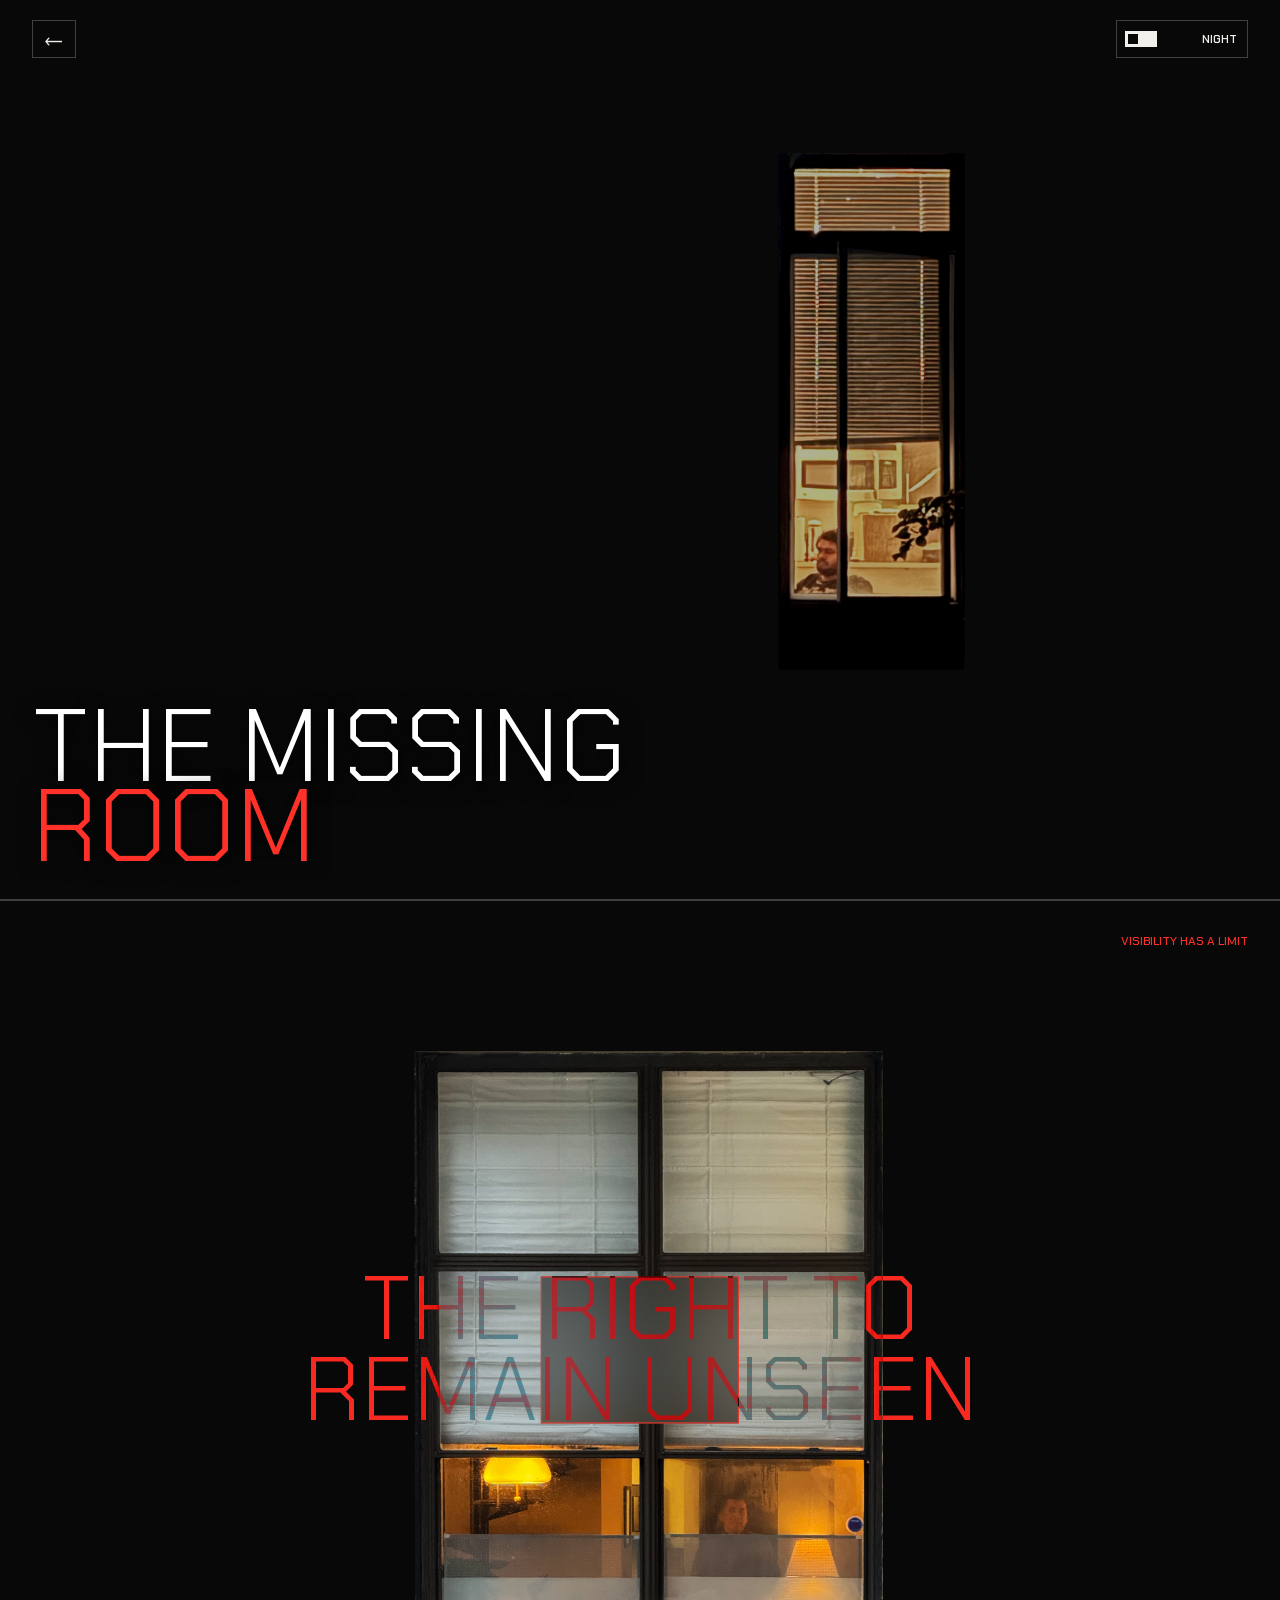
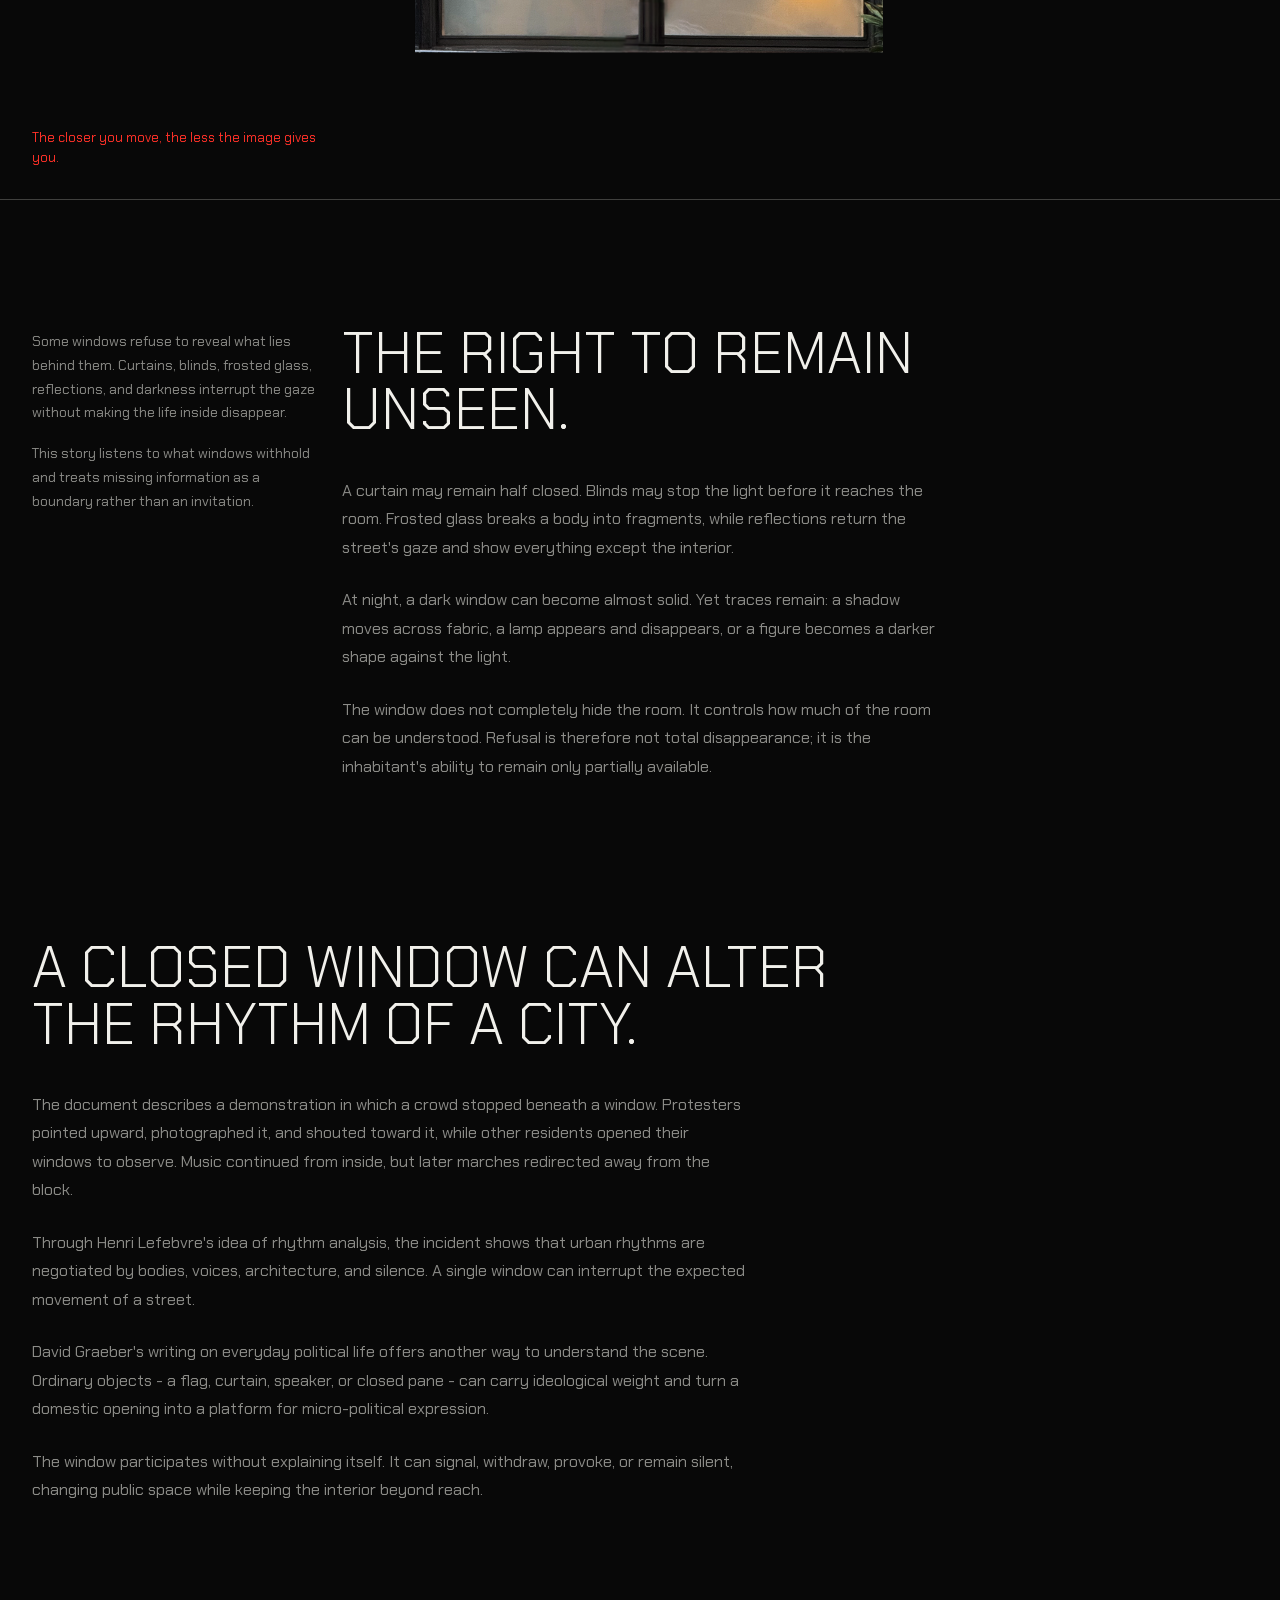
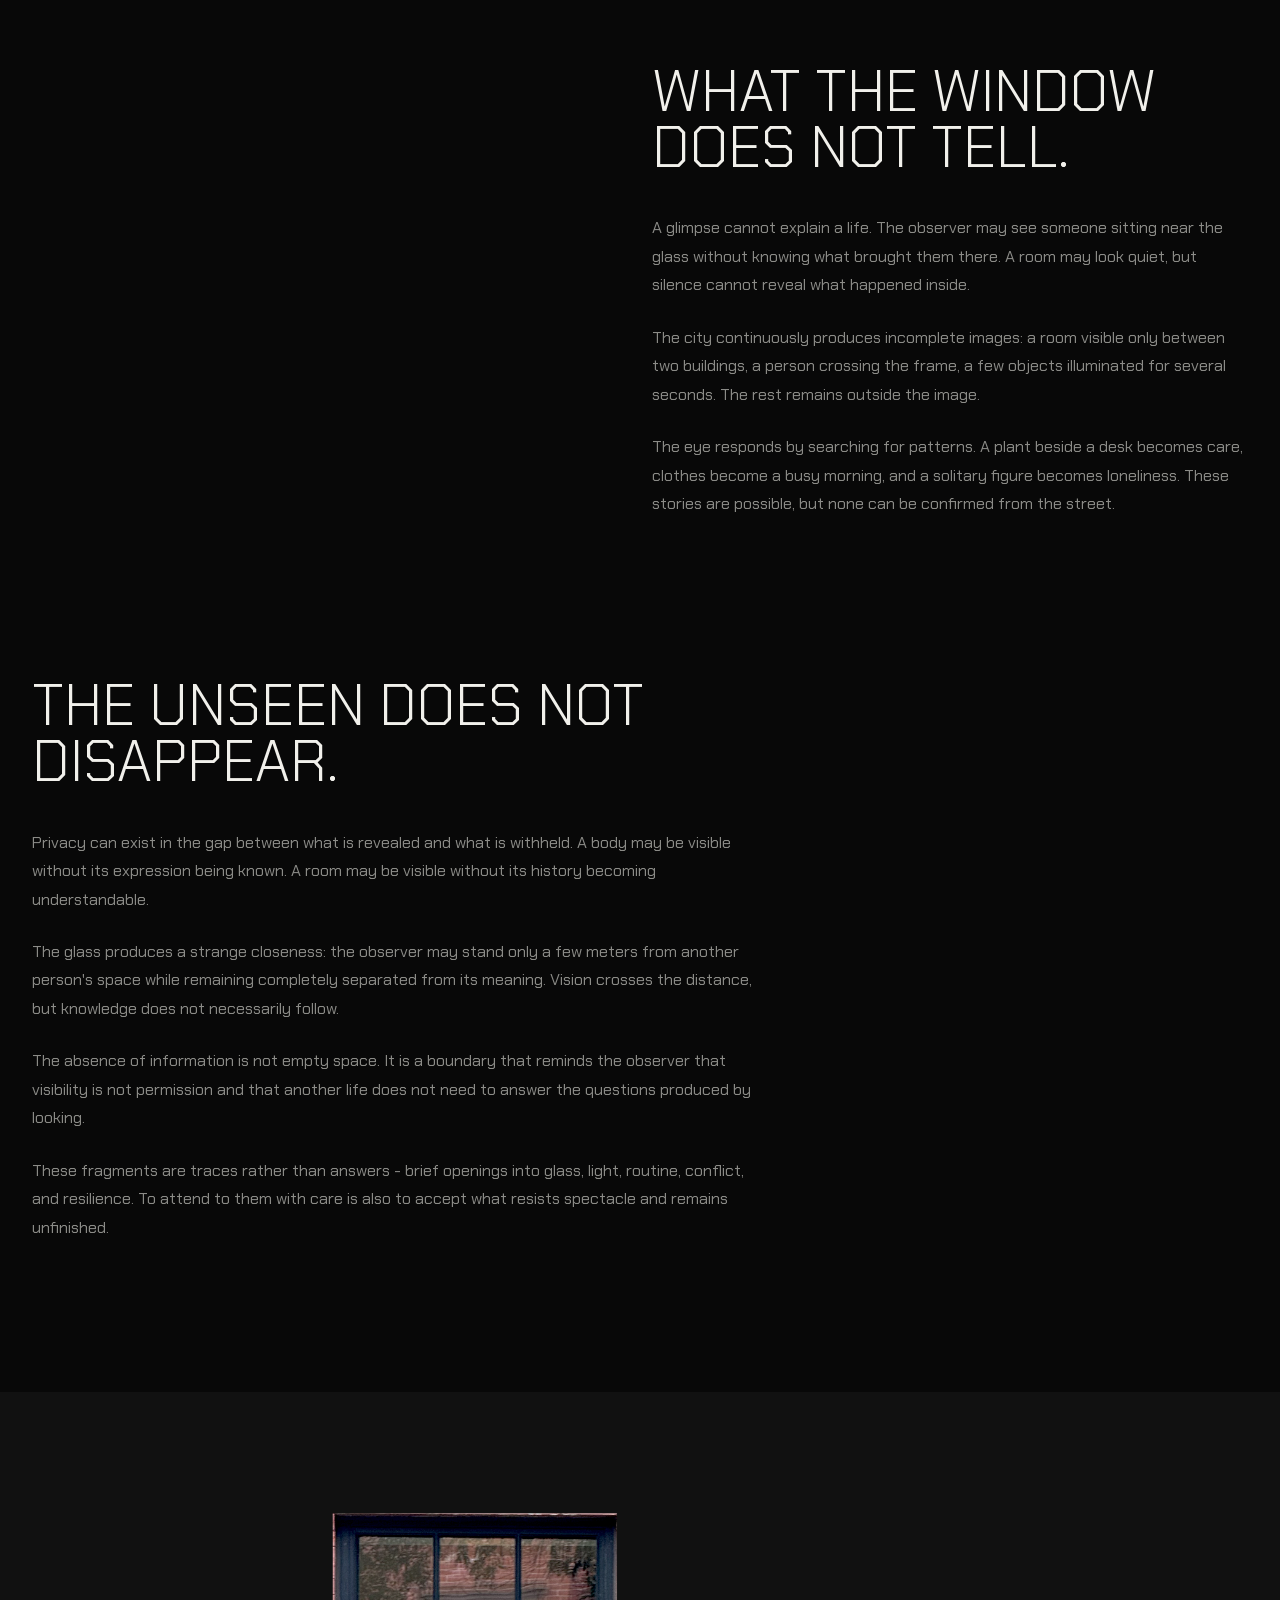
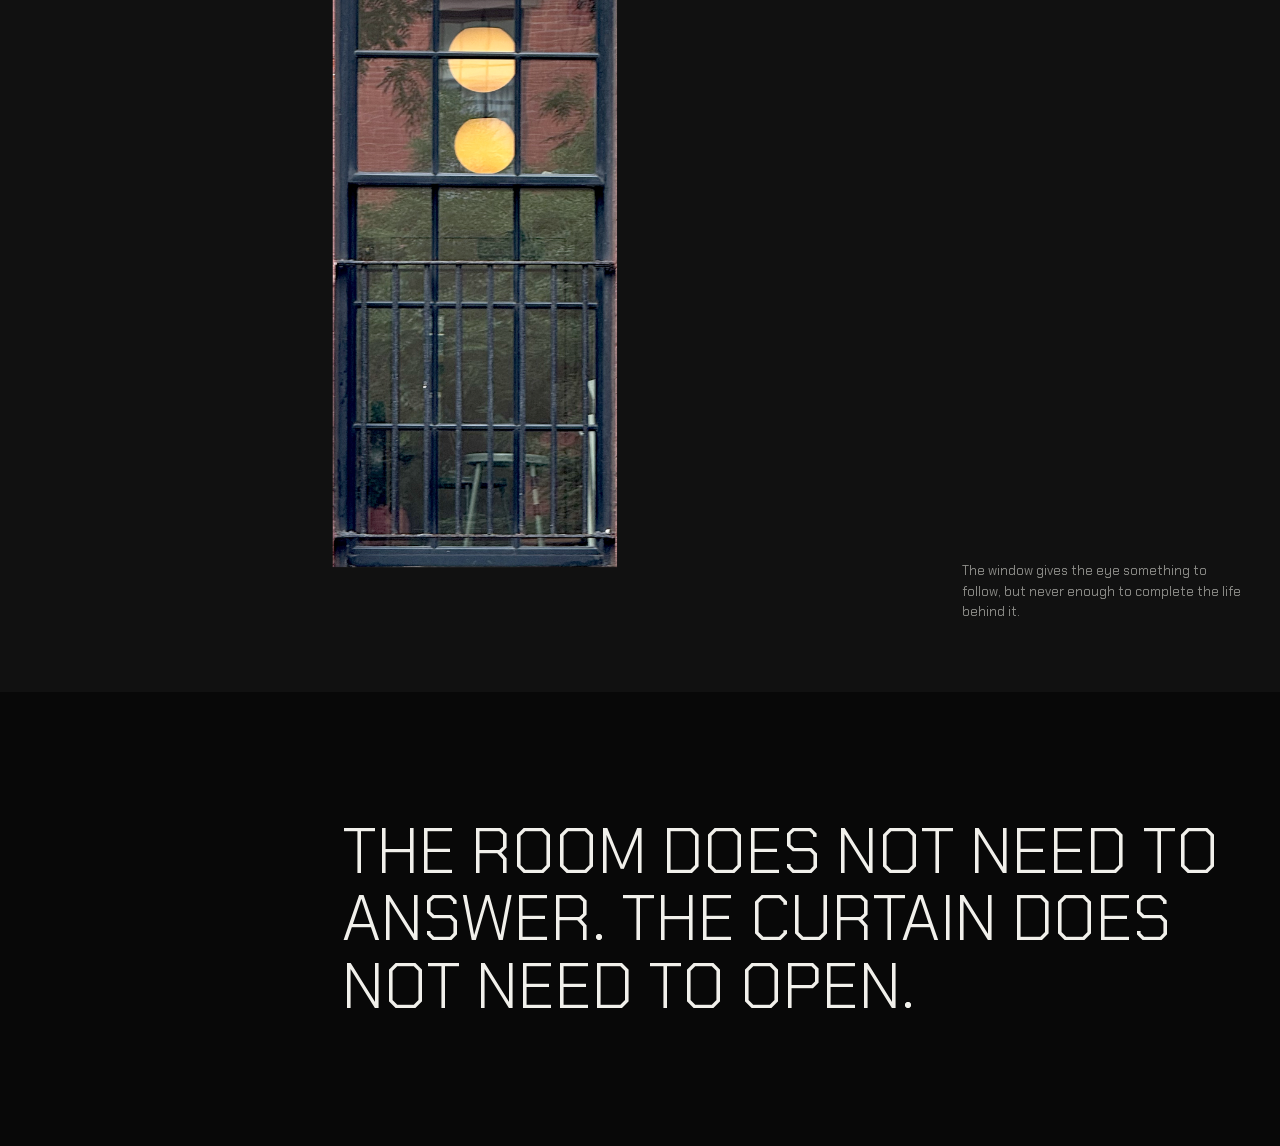
<file: windowlight-story-03.html>
<!doctype html>
<html lang="en">
<head>
  <meta charset="utf-8">
  <meta name="viewport" content="width=device-width, initial-scale=1">
  <meta name="description" content="WINDOWLIGHT story three: Fragments.">
  <title>WINDOWLIGHT — 03 Fragments</title>
  <link rel="stylesheet" href="windowlight.css?v=20261013k">
</head>
<body data-theme="night" data-page="03">
  <button class="theme-toggle" id="themeToggle" type="button" aria-label="Switch to daytime atmosphere" aria-pressed="false"><span class="toggle-track" aria-hidden="true"><span class="toggle-knob"></span></span><span class="theme-label" id="themeLabel">DAY / NIGHT</span></button>
  <nav class="edge-nav" aria-label="Primary navigation">
    <a class="home-arrow" href="./index.html#stories" aria-label="Return to Peeking">&#8592;</a>
  </nav>
  <main>
    <section class="screen story-hero" aria-labelledby="storyTitle">
      <img class="story-hero-image theme-image" src="images/124.png" data-day="images/125.png" data-night="images/124.png" alt="A complete narrow window">
      <h1 class="story-title" id="storyTitle">THE MISSING<br><span>ROOM</span></h1>
    </section>

    <section class="interaction" aria-label="The window that closes interaction">
      <div class="stage-meta"><span>VISIBILITY HAS A LIMIT</span></div>
      <div class="refuse-surface" id="refuseSurface">
        <img class="refuse-base theme-image" src="images/126.png" data-day="images/127.png" data-night="images/126.png" alt="A complete window that obscures itself when approached">
        <div class="refuse-mask" aria-hidden="true"><img class="refuse-blur theme-image" src="images/126.png" data-day="images/127.png" data-night="images/126.png" alt=""></div><div class="refuse-cursor" aria-hidden="true"></div>
        <p class="refuse-statement">THE RIGHT TO <em>REMAIN UNSEEN</em></p>
      </div>
      <p class="instruction">The closer you move, the less the image gives you.</p>
    </section>

    <section class="story-narrative" aria-labelledby="fragmentsText">
      <div class="story-copy-grid">
        <aside class="story-introduction">
          <p>Some windows refuse to reveal what lies behind them. Curtains, blinds, frosted glass, reflections, and darkness interrupt the gaze without making the life inside disappear.</p>
          <p>This story listens to what windows withhold and treats missing information as a boundary rather than an invitation.</p>
        </aside>

        <article class="story-section story-section-one">
          <h2 id="fragmentsText">THE RIGHT TO REMAIN UNSEEN.</h2>
          <p>A curtain may remain half closed. Blinds may stop the light before it reaches the room. Frosted glass breaks a body into fragments, while reflections return the street's gaze and show everything except the interior.</p>
          <p>At night, a dark window can become almost solid. Yet traces remain: a shadow moves across fabric, a lamp appears and disappears, or a figure becomes a darker shape against the light.</p>
          <p>The window does not completely hide the room. It controls how much of the room can be understood. Refusal is therefore not total disappearance; it is the inhabitant's ability to remain only partially available.</p>
        </article>

        <article class="story-section story-section-two">
          <h2>A CLOSED WINDOW CAN ALTER THE RHYTHM OF A CITY.</h2>
          <p>The document describes a demonstration in which a crowd stopped beneath a window. Protesters pointed upward, photographed it, and shouted toward it, while other residents opened their windows to observe. Music continued from inside, but later marches redirected away from the block.</p>
          <p>Through Henri Lefebvre's idea of rhythm analysis, the incident shows that urban rhythms are negotiated by bodies, voices, architecture, and silence. A single window can interrupt the expected movement of a street.</p>
          <p>David Graeber's writing on everyday political life offers another way to understand the scene. Ordinary objects - a flag, curtain, speaker, or closed pane - can carry ideological weight and turn a domestic opening into a platform for micro-political expression.</p>
          <p>The window participates without explaining itself. It can signal, withdraw, provoke, or remain silent, changing public space while keeping the interior beyond reach.</p>
        </article>

        <article class="story-section story-section-three">
          <h2>WHAT THE WINDOW DOES NOT TELL.</h2>
          <p>A glimpse cannot explain a life. The observer may see someone sitting near the glass without knowing what brought them there. A room may look quiet, but silence cannot reveal what happened inside.</p>
          <p>The city continuously produces incomplete images: a room visible only between two buildings, a person crossing the frame, a few objects illuminated for several seconds. The rest remains outside the image.</p>
          <p>The eye responds by searching for patterns. A plant beside a desk becomes care, clothes become a busy morning, and a solitary figure becomes loneliness. These stories are possible, but none can be confirmed from the street.</p>
        </article>

        <article class="story-section story-section-four">
          <h2>THE UNSEEN DOES NOT DISAPPEAR.</h2>
          <p>Privacy can exist in the gap between what is revealed and what is withheld. A body may be visible without its expression being known. A room may be visible without its history becoming understandable.</p>
          <p>The glass produces a strange closeness: the observer may stand only a few meters from another person's space while remaining completely separated from its meaning. Vision crosses the distance, but knowledge does not necessarily follow.</p>
          <p>The absence of information is not empty space. It is a boundary that reminds the observer that visibility is not permission and that another life does not need to answer the questions produced by looking.</p>
          <p>These fragments are traces rather than answers - brief openings into glass, light, routine, conflict, and resilience. To attend to them with care is also to accept what resists spectacle and remains unfinished.</p>
        </article>
      </div>
    </section>

    <section class="image-essay" aria-label="A window that alternately reveals and conceals">
      <img class="theme-image" src="images/128.png" data-day="images/129.png" data-night="images/128.png" alt="A complete residential window">
      <p class="image-caption">The window gives the eye something to follow, but never enough to complete the life behind it.</p>
    </section>

    <section class="story-end"><p>THE ROOM DOES NOT NEED TO ANSWER. THE CURTAIN DOES NOT NEED TO OPEN.</p></section>
  </main>
  <script src="windowlight.js?v=20261013k"></script>
</body>
</html>
</file>
<file: windowlight.css>
@font-face{font-family:"Chakra Petch";src:url("fonts/300.ttf");font-weight:300}
@font-face{font-family:"Chakra Petch";src:url("fonts/400.ttf");font-weight:400}
@font-face{font-family:"Chakra Petch";src:url("fonts/500.ttf");font-weight:500}
@font-face{font-family:"Chakra Petch";src:url("fonts/600.ttf");font-weight:600}
:root{--red:#ff3128;--page:#080808;--ink:#f1f0eb;--muted:#8b8b87;--line:rgba(241,240,235,.24);--nav:#080808;--surface:#111;--frame:#080808;--pad:clamp(18px,2.5vw,38px);--day-hero:none;--night-hero:none;--story-01-day:none;--story-01-night:none;--story-02-day:none;--story-02-night:none;--story-03-day:none;--story-03-night:none}
*{box-sizing:border-box}
html{scroll-behavior:smooth;background:#080808}
body{margin:0;background:var(--page);color:var(--ink);font-family:"Chakra Petch",monospace;letter-spacing:0;overflow-x:hidden;color-scheme:dark;transition:background-color .55s,color .55s}
body[data-theme="day"]{--page:#fff;--ink:#10110f;--muted:#676a66;--line:rgba(16,17,15,.22);--nav:rgba(255,255,255,.9);--surface:#f2f3f1;--frame:#fff;color-scheme:light}
a{color:inherit;text-decoration:none}button{font:inherit;color:inherit;border:0}.sr-only{position:absolute;width:1px;height:1px;padding:0;margin:-1px;overflow:hidden;clip:rect(0,0,0,0);white-space:nowrap;border:0}
.edge-nav{position:fixed;z-index:90;top:0;right:0;bottom:0;width:74px;display:flex;flex-direction:column;align-items:center;justify-content:center;gap:20px;background:var(--nav);border-left:1px solid var(--line);backdrop-filter:blur(12px);transition:.55s}
.edge-nav a{position:relative;width:46px;height:46px;display:grid;place-items:center;font-size:12px;font-weight:600;border-left:2px solid transparent}
.edge-nav a::before{content:attr(data-label);position:absolute;right:56px;white-space:nowrap;padding:7px 9px;background:var(--red);color:#fff;font-size:11px;opacity:0;transform:translateX(8px);pointer-events:none;transition:.2s}
.edge-nav a:hover,.edge-nav a:focus-visible,.edge-nav a.active{color:var(--red);border-left-color:var(--red);outline:none}.edge-nav a:hover::before,.edge-nav a:focus-visible::before{opacity:1;transform:none}
.theme-toggle{position:fixed;z-index:95;right:94px;top:20px;height:38px;padding:0 10px 0 8px;display:flex;align-items:center;gap:9px;background:var(--nav);color:var(--ink);border:1px solid var(--line);cursor:pointer;backdrop-filter:blur(12px);transition:.55s}
.theme-toggle:hover,.theme-toggle:focus-visible{border-color:var(--red);outline:none}.toggle-track{position:relative;width:32px;height:16px;background:var(--ink)}.toggle-knob{position:absolute;left:3px;top:3px;width:10px;height:10px;background:var(--page);transition:transform .4s,background-color .55s}body[data-theme="day"] .toggle-knob{transform:translateX(16px)}.theme-label{min-width:34px;text-align:left;font-size:10px;font-weight:600}
main{margin-right:74px}.screen{position:relative;min-height:100svh;overflow:hidden;border-bottom:1px solid var(--line)}
.home-hero{isolation:isolate}.theme-background{position:absolute;inset:0;background-position:center;background-size:cover;transition:background-image .2s,filter .55s,opacity .55s}.home-hero .theme-background{background-image:var(--night-hero);filter:brightness(.34) saturate(.75);transform:scale(1.015)}body[data-theme="day"] .home-hero .theme-background{background-image:var(--day-hero);filter:brightness(1.04) saturate(.82)}
.hero-grid{position:absolute;z-index:2;inset:0;display:grid;grid-template-columns:repeat(4,1fr);grid-template-rows:repeat(3,1fr);pointer-events:none}.hero-grid i{border-right:1px solid rgba(255,255,255,.32);border-bottom:1px solid rgba(255,255,255,.32)}body[data-theme="day"] .hero-grid i{border-color:rgba(0,0,0,.2)}
.hero-meta{position:absolute;z-index:5;top:var(--pad);left:var(--pad);right:var(--pad);display:flex;justify-content:space-between;font-size:12px;font-weight:600}.hero-meta span:last-child{color:var(--red)}
.home-title{position:absolute;z-index:5;left:var(--pad);bottom:clamp(64px,8vh,96px);margin:0;font-size:clamp(72px,14vw,210px);line-height:.68;font-weight:300;color:#fff;text-shadow:0 3px 20px #000}.home-title span{display:block;margin-left:11vw;color:var(--red)}body[data-theme="day"] .home-title{color:#111;text-shadow:0 2px 18px rgba(255,255,255,.9)}.hero-copy{position:absolute;z-index:5;right:var(--pad);bottom:var(--pad);width:min(320px,26vw);margin:0;font-size:12px;line-height:1.55;text-align:right;color:#fff;text-shadow:0 2px 12px #000}body[data-theme="day"] .hero-copy{color:#111;text-shadow:0 2px 12px #fff}
.story-selector{min-height:112svh;padding:clamp(100px,12vh,150px) var(--pad);background:var(--page)}.selector-head{display:grid;grid-template-columns:repeat(4,1fr);gap:24px;margin-bottom:48px}.selector-head h2{grid-column:1/4;margin:0;font-size:clamp(48px,8vw,118px);font-weight:300;line-height:.8}.selector-head p{grid-column:4;margin:0;align-self:end;color:var(--muted);font-size:13px;line-height:1.55}
.triptych{position:relative;width:min(1040px,86vw);aspect-ratio:16/9;margin:0 auto;background-color:#000;background-image:var(--night-hero);background-position:center;background-size:130% auto;background-repeat:no-repeat}.triptych::after{content:"";position:absolute;inset:0;background:rgba(0,0,0,.06);pointer-events:none}body[data-theme="day"] .triptych{background-color:#fff;background-image:var(--day-hero)}body[data-theme="day"] .triptych::after{background:transparent}
.story-pane{position:absolute;z-index:2;top:2%;height:96%;display:flex;align-items:flex-end;padding:14px;color:white;border:2px solid transparent;transition:background .25s,border-color .25s}.story-pane:hover,.story-pane:focus-visible{background:rgba(255,49,40,.22);border-color:var(--red);outline:none}.story-pane span{background:var(--red);padding:5px 7px;font-size:12px;font-weight:600}.story-pane.p1{left:1.5%;width:31%}.story-pane.p2{left:34%;width:31.5%}.story-pane.p3{left:67.5%;width:31%}
.collection-stage{min-height:120svh;padding:clamp(110px,13vh,160px) var(--pad) 90px;background:var(--page)}.collection-head{display:grid;grid-template-columns:repeat(4,1fr);gap:24px;margin-bottom:44px}.collection-head h2{grid-column:1/4;margin:0;font-size:clamp(52px,9vw,136px);font-weight:300;line-height:.78}.collection-status{grid-column:4;align-self:end;text-align:right;color:var(--red);font-size:14px;font-weight:600}.facade{display:grid;grid-template-columns:repeat(10,minmax(0,1fr));gap:clamp(5px,.7vw,12px);padding:clamp(12px,2vw,28px);background:var(--surface);border:1px solid var(--line)}.city-window{position:relative;aspect-ratio:3/4;padding:0;background:var(--surface);border:1px solid var(--line);overflow:hidden;cursor:pointer}.city-window::before{content:"";position:absolute;z-index:3;inset:0;background:var(--frame);transform-origin:top;transition:transform .55s cubic-bezier(.7,0,.2,1)}.city-window::after{content:attr(data-number);position:absolute;z-index:4;left:5px;bottom:4px;color:var(--muted);font-size:10px}.city-window img{width:100%;height:100%;object-fit:cover;filter:grayscale(.7) contrast(1.12);transform:scale(1.09);transition:.65s}.city-window.open{border-color:var(--red)}.city-window.open::before{transform:scaleY(0)}.city-window.open::after{color:#fff;background:var(--red);padding:2px 4px}.city-window.open img{filter:none;transform:scale(1)}.collection-note{display:grid;grid-template-columns:repeat(4,1fr);gap:24px;margin-top:28px}.collection-note p{grid-column:3/5;margin:0;color:var(--muted);font-size:13px;line-height:1.55}
.story-hero{isolation:isolate;background:var(--page)}.story-hero .theme-background{background-repeat:no-repeat;filter:brightness(.38) saturate(.75)}body[data-theme="day"] .story-hero .theme-background{filter:brightness(1) saturate(.78)}body[data-page="01"] .story-hero .theme-background{background-image:var(--story-01-night);background-size:138%}body[data-page="01"][data-theme="day"] .story-hero .theme-background{background-image:var(--story-01-day)}body[data-page="02"] .story-hero .theme-background{background-image:var(--story-02-night);background-size:170%}body[data-page="02"][data-theme="day"] .story-hero .theme-background{background-image:var(--story-02-day)}body[data-page="03"] .story-hero .theme-background{background-image:var(--story-03-night);background-size:148%}body[data-page="03"][data-theme="day"] .story-hero .theme-background{background-image:var(--story-03-day)}
.story-hero::after{content:"";position:absolute;inset:0;background:rgba(0,0,0,.18);pointer-events:none}body[data-theme="day"] .story-hero::after{background:rgba(255,255,255,.08)}.story-number{position:absolute;z-index:3;top:var(--pad);left:var(--pad);font-size:14px;color:var(--red);font-weight:600}.story-title{position:absolute;z-index:3;left:var(--pad);bottom:var(--pad);margin:0;font-size:clamp(68px,13vw,190px);line-height:.78;font-weight:300;color:#fff;text-shadow:0 3px 22px #000}.story-title small{display:block;margin:0 0 18px 3px;font-size:13px;line-height:1;color:var(--red);font-weight:600}.scroll-cue{position:absolute;z-index:3;right:var(--pad);bottom:var(--pad);color:#fff;font-size:11px}
.reading{min-height:100svh;padding:clamp(110px,14vh,170px) var(--pad);background:var(--page)}.reading-grid{display:grid;grid-template-columns:repeat(4,1fr);gap:24px}.reading-kicker{grid-column:1;color:var(--red);font-size:13px;font-weight:600}.reading h2{grid-column:2/5;margin:0 0 70px;font-size:clamp(44px,7vw,104px);line-height:.92;font-weight:300}.reading .lead{grid-column:2/4;margin:0;font-size:clamp(22px,2.4vw,36px);line-height:1.35}.reading .body-copy{grid-column:3/5;margin:50px 0 0;font-size:16px;line-height:1.8;color:var(--muted)}.reading .body-copy p{margin:0 0 1.5em}
.image-essay{min-height:100svh;display:grid;grid-template-columns:repeat(4,1fr);gap:24px;padding:var(--pad);background:var(--surface);align-items:center}.image-essay img{grid-column:1/4;width:100%;height:82svh;object-fit:contain}.image-caption{grid-column:4;align-self:end;padding-bottom:24px;font-size:13px;line-height:1.6;color:var(--muted)}.image-caption strong{display:block;margin-bottom:12px;color:var(--red)}
.interaction{position:relative;min-height:100svh;overflow:hidden;border-top:1px solid var(--line);border-bottom:1px solid var(--line)}.stage-meta{position:absolute;z-index:20;top:var(--pad);left:var(--pad);right:var(--pad);display:grid;grid-template-columns:repeat(4,1fr);gap:24px;pointer-events:none}.stage-meta span:first-child{color:var(--red);font-size:13px;font-weight:600}.stage-meta span:nth-child(2){grid-column:2/4;font-size:13px;font-weight:600}.stage-meta span:last-child{text-align:right;color:var(--muted);font-size:12px}.instruction{position:absolute;z-index:20;left:var(--pad);bottom:var(--pad);max-width:300px;margin:0;font-size:13px;line-height:1.5}.instruction strong{display:block;color:var(--red)}
.move-field{position:absolute;inset:0;background-image:var(--story-01-night);background-position:center;background-size:cover;filter:blur(15px) brightness(.3);transform:scale(1.05)}body[data-theme="day"] .move-field{background-image:var(--story-01-day);filter:blur(12px) brightness(.9)}.move-window{position:absolute;z-index:8;width:clamp(160px,24vw,360px);aspect-ratio:4/3;border:2px solid var(--red);background-image:var(--story-01-night);background-repeat:no-repeat;background-size:100vw 100vh;cursor:grab;touch-action:none;box-shadow:0 14px 38px rgba(0,0,0,.35)}body[data-theme="day"] .move-window{background-image:var(--story-01-day)}.move-window::before,.move-window::after{content:"";position:absolute;background:var(--red);z-index:2}.move-window::before{width:1px;top:0;bottom:0;left:50%}.move-window::after{height:1px;left:0;right:0;top:50%}.move-window span{position:absolute;left:0;top:100%;padding-top:7px;color:var(--red);font-size:11px;font-weight:600}.move-window[data-window="a"]{left:12%;top:21%}.move-window[data-window="b"]{left:52%;top:31%;width:clamp(130px,18vw,270px);aspect-ratio:3/4}.move-window[data-window="c"]{left:29%;top:63%;width:clamp(170px,29vw,430px);aspect-ratio:16/7}
.scan-surface{position:absolute;inset:0;overflow:hidden;cursor:none;touch-action:none}.scan-base{position:absolute;inset:0;width:100%;height:100%;object-fit:cover;filter:blur(7px) brightness(.38);transform:scale(1.02)}body[data-theme="day"] .scan-base{filter:blur(5px) brightness(.95)}.scan-noise{position:absolute;inset:0;opacity:.14;background-image:repeating-linear-gradient(0deg,transparent 0 3px,rgba(255,255,255,.14) 4px);pointer-events:none}.scan-lens{--x:50%;--y:50%;position:absolute;z-index:5;left:var(--x);top:var(--y);width:clamp(170px,24vw,340px);height:clamp(125px,18vw,250px);transform:translate(-50%,-50%);border:2px solid var(--red);background-image:var(--story-02-night);background-repeat:no-repeat;background-size:100vw 100vh;box-shadow:0 0 0 9999px rgba(3,3,3,.08);pointer-events:none}body[data-theme="day"] .scan-lens{background-image:var(--story-02-day)}.scan-readout{position:absolute;left:8px;bottom:7px;background:var(--red);color:#fff;padding:4px 6px;font-size:11px;font-weight:600}.scan-word{position:absolute;z-index:6;color:#fff;font-size:clamp(15px,2vw,27px);font-weight:600;text-shadow:0 2px 12px #000;opacity:0;pointer-events:none}.scan-word.w1{left:16%;top:29%}.scan-word.w2{left:64%;top:43%}.scan-word.w3{left:38%;top:72%}
.refuse-surface{--mx:50%;--my:50%;position:absolute;inset:0;cursor:none;touch-action:none}.refuse-base{position:absolute;inset:0;width:100%;height:100%;object-fit:cover}.refuse-mask{position:absolute;inset:0;background:rgba(0,0,0,.68);backdrop-filter:blur(22px);-webkit-mask-image:radial-gradient(circle 150px at var(--mx) var(--my),#000 0 65%,transparent 100%);mask-image:radial-gradient(circle 150px at var(--mx) var(--my),#000 0 65%,transparent 100%)}.refuse-cursor{position:absolute;z-index:7;left:var(--mx);top:var(--my);width:260px;height:190px;transform:translate(-50%,-50%);border:1px solid var(--red);pointer-events:none}.refuse-cursor::before{content:"ACCESS DENIED";position:absolute;top:100%;padding-top:7px;color:var(--red);font-size:11px;font-weight:600}.refuse-statement{position:absolute;z-index:9;left:50%;top:50%;transform:translate(-50%,-50%);width:min(760px,72vw);margin:0;text-align:center;font-size:clamp(34px,7vw,104px);line-height:.9;font-weight:300;color:#fff;mix-blend-mode:difference;pointer-events:none}.refuse-statement em{display:block;color:var(--red);font-style:normal}
.story-end{min-height:70svh;padding:clamp(110px,14vh,170px) var(--pad);display:grid;grid-template-columns:repeat(4,1fr);gap:24px;background:var(--page)}.story-end p{grid-column:2/5;margin:0;font-size:clamp(34px,5vw,74px);line-height:1.05;font-weight:300}.story-end a{grid-column:4;align-self:end;color:var(--red);font-size:13px;font-weight:600}
@media(max-width:760px){.edge-nav{top:auto;left:0;right:0;bottom:0;width:auto;height:58px;flex-direction:row;border-left:0;border-top:1px solid var(--line)}.edge-nav a{width:52px;height:42px}.edge-nav a::before{display:none}.theme-toggle{top:14px;right:14px}main{margin-right:0;margin-bottom:58px}.hero-grid{grid-template-columns:repeat(2,1fr);grid-template-rows:repeat(4,1fr)}.hero-grid i:nth-child(n+9){display:none}.home-hero .theme-background{background-size:auto 150%;background-repeat:no-repeat;background-color:var(--page)}.home-title{bottom:122px;font-size:21vw}.home-title span{margin-left:0}.hero-copy{right:var(--pad);bottom:70px;width:62vw}.hero-meta{max-width:55vw}.hero-meta span:last-child{display:none}.selector-head{grid-template-columns:1fr 1fr}.selector-head h2{grid-column:1/3}.selector-head p{grid-column:2}.triptych{width:100vw;margin-left:calc(var(--pad) * -1)}.story-pane{padding:5px}.story-pane span{font-size:9px}.collection-head{grid-template-columns:1fr 1fr}.collection-head h2{grid-column:1/3}.collection-status{grid-column:2}.facade{grid-template-columns:repeat(5,1fr)}.collection-note{grid-template-columns:1fr 1fr}.collection-note p{grid-column:1/3}.reading-grid{grid-template-columns:1fr 1fr}.reading-kicker{grid-column:1}.reading h2{grid-column:1/3;margin-bottom:48px}.reading .lead{grid-column:1/3}.reading .body-copy{grid-column:1/3;margin-top:42px}.image-essay{grid-template-columns:1fr;padding-top:80px}.image-essay img,.image-caption{grid-column:1}.image-essay img{height:68svh}.stage-meta{grid-template-columns:1fr 1fr}.stage-meta span:nth-child(2){grid-column:2}.stage-meta span:last-child{display:none}.move-window[data-window="a"]{left:7%;top:24%}.move-window[data-window="b"]{left:50%;top:45%}.move-window[data-window="c"]{left:15%;top:70%}.refuse-statement{width:84vw}.story-end{grid-template-columns:1fr 1fr}.story-end p{grid-column:1/3}.story-end a{grid-column:2}}
@media(prefers-reduced-motion:reduce){html{scroll-behavior:auto}.toggle-knob,.city-window::before,.city-window img{transition:none}}

/* Preserve the full transparent window cutouts. */
.home-hero{background:var(--page)}
.triptych{width:min(820px,72vw);aspect-ratio:1/1;background:none!important}
.triptych-image{position:absolute;inset:0;width:100%;height:100%;object-fit:contain}
.story-pane{top:27%;height:38%}
.story-pane.p1{left:15.5%;width:23%}.story-pane.p2{left:40.5%;width:23%}.story-pane.p3{left:65.5%;width:23%}
.story-hero{background:var(--page)}
.story-hero .theme-background{display:none}
.story-hero-image{position:absolute;top:0;right:0;width:55%;height:100%;padding:clamp(68px,6vw,92px) clamp(26px,4vw,62px) clamp(68px,6vw,92px) 0;object-fit:contain;object-position:center}
.story-title{width:48%;font-size:clamp(56px,8vw,122px)}
.story-hero .scroll-cue{right:calc(55% + var(--pad))}
.story-hero::after{display:none}
body[data-theme="day"] .story-title{color:var(--ink);text-shadow:none}
body[data-theme="day"] .story-hero .scroll-cue{color:var(--ink)}
.story-hero::after{background:rgba(0,0,0,.08)}body[data-theme="day"] .story-hero::after{background:transparent}
.image-essay{overflow:hidden}.image-essay img{object-fit:contain;background:transparent}
.interaction{background:var(--page)}
.interaction-photo{position:absolute;inset:0;width:100%;height:100%;padding:clamp(70px,8vw,120px);object-fit:contain}
.move-field{background:none!important;filter:none!important;transform:none}
.move-window{background:none!important;box-shadow:none}
.scan-surface{background:var(--page)}
.scan-base{padding:clamp(68px,7vw,110px);object-fit:contain;filter:none!important;transform:none;background:transparent}
.scan-noise{display:none}.scan-lens{background:none!important;box-shadow:none;backdrop-filter:brightness(1.2) contrast(1.08)}
.refuse-base{padding:clamp(68px,7vw,110px);object-fit:contain;background:transparent}

@media(max-width:760px){
  .triptych{width:100vw;margin-left:calc(var(--pad) * -1)}
  .story-pane{top:27%;height:38%;padding:4px}.story-pane span{font-size:8px;padding:4px}
  .story-hero-image{top:58px;right:0;width:100%;height:46%;padding:0 14px;object-position:center}
  .story-title{width:calc(100% - (2 * var(--pad)));bottom:76px;font-size:clamp(54px,17vw,92px)}
  .story-hero .scroll-cue{right:var(--pad);bottom:24px}
  .interaction-photo,.scan-base,.refuse-base{padding:78px 14px 92px}
}

/* The collection keeps every source image whole and uses each one once. */
.facade{
  grid-template-columns:repeat(4,minmax(0,1fr));
  grid-auto-flow:dense;
  gap:clamp(8px,1vw,16px);
  padding:0;
  background:transparent;
  border:0;
}
.city-window{
  min-height:clamp(260px,36vw,520px);
  aspect-ratio:3/4;
  border:0;
  background:transparent;
}
.city-window.wide{
  grid-column:span 2;
  min-height:clamp(240px,28vw,430px);
  aspect-ratio:16/9;
}
.city-window img{
  position:absolute;
  inset:0;
  width:100%;
  height:100%;
  padding:clamp(6px,.8vw,12px);
  object-fit:contain;
  object-position:center;
  filter:none;
  transform:none;
  background:transparent;
}
.city-window::before{
  background:var(--ink);
  transform:translateY(0);
  transform-origin:top;
  transition:transform .8s cubic-bezier(.2,.7,.1,1);
}
.city-window.open::before{transform:translateY(-101%)}
.city-window.open img{filter:none;transform:none}
.city-window.empty{
  min-height:clamp(180px,22vw,320px);
  aspect-ratio:3/4;
  cursor:default;
  opacity:.14;
}
.city-window.empty::before{transform:none}

@media(max-width:900px){
  .facade{grid-template-columns:repeat(3,minmax(0,1fr))}
}
@media(max-width:620px){
  .facade{grid-template-columns:repeat(2,minmax(0,1fr));gap:6px}
  .city-window,.city-window.empty{min-height:220px}
  .city-window.wide{grid-column:span 2;min-height:210px}
}

.collection-stage{min-height:auto;padding-bottom:clamp(70px,8vw,120px)}
.collection-head{margin-bottom:clamp(28px,4vw,56px)}
.collection-contact-sheet{
  display:block;
  width:100%;
  height:auto;
  object-fit:contain;
  object-position:center;
  background:transparent;
}
.collection-reveal{position:relative;width:100%;aspect-ratio:5692/3200;overflow:hidden}
.collection-shutters{
  position:absolute;
  inset:0;
}
.collection-shutter{
  position:absolute;
  padding:0;
  border:0;
  border-radius:0;
  background:transparent;
  cursor:pointer;
  overflow:hidden;
}
.collection-shutter img{
  position:absolute;
  inset:0;
  width:100%;
  height:100%;
  object-fit:contain;
  object-position:center;
  background:transparent;
}
.collection-shutter::before{
  content:"";
  position:absolute;
  z-index:2;
  inset:0;
  background:#707070;
  opacity:1;
  transition:opacity .35s;
}
.collection-shutter::after{
  content:attr(data-number);
  position:absolute;
  z-index:3;
  left:8px;
  bottom:6px;
  color:var(--muted);
  font-size:10px;
  font-weight:600;
}
.collection-shutter:hover::after,.collection-shutter:focus-visible::after{color:var(--red)}
.collection-shutter:focus-visible{outline:1px solid var(--red);outline-offset:-1px}
.collection-shutter.open::before{opacity:0}
.collection-shutter.open::after{color:#fff;background:var(--red);padding:2px 4px}
@media(max-width:760px){
  .collection-stage{padding-left:0;padding-right:0}
  .collection-head{padding:0 var(--pad)}
  .collection-contact-sheet{width:100%;height:auto}
  .collection-shutter::after{left:2px;bottom:1px;font-size:6px}
}

/* Final home-story selector: large cropped window with pane-accurate links. */
.story-selector{min-height:140svh}
.triptych{
  width:min(1300px,calc(100vw - 120px),calc(88svh * 1.465));
  aspect-ratio:1687/1151;
  margin:0 auto;
}
.triptych-image{object-fit:fill}
.story-pane{
  top:2.5%;
  height:95%;
  padding:14px;
  border:0;
  background:transparent;
  box-shadow:inset 0 0 0 0 var(--red);
  transition:background-color .2s,box-shadow .2s;
}
.story-pane:hover,.story-pane:focus-visible{
  background:transparent;
  box-shadow:none;
}
.story-pane::before,.story-pane::after{
  content:"";
  position:absolute;
  left:0;
  right:0;
  z-index:0;
  background:rgba(255,49,40,.16);
  box-shadow:inset 0 0 0 3px var(--red);
  opacity:0;
  transition:opacity .2s ease;
  pointer-events:none;
}
.story-pane::before{top:0;height:18.5%}
.story-pane::after{top:24%;bottom:0}
.story-pane:hover::before,.story-pane:hover::after,
.story-pane:focus-visible::before,.story-pane:focus-visible::after{opacity:1}
.story-pane span{position:relative;z-index:1}
.story-pane.p1{left:2.5%;width:29.5%}
.story-pane.p2{left:35.8%;width:28.5%}
.story-pane.p3{left:68%;width:29.5%}

/* The unopened archive is photographic but deliberately unreadable. */
.collection-shutter img{
  filter:blur(13px) grayscale(.45) brightness(.62);
  transform:scale(1.15);
  transition:filter .5s,transform .5s;
}
body[data-theme="day"] .collection-shutter img{filter:blur(13px) grayscale(.2) brightness(.9)}
.collection-shutter::before{background:rgba(105,105,105,.18)}
.collection-shutter.open img,
body[data-theme="day"] .collection-shutter.open img{
  filter:none;
  transform:scale(1);
}
.collection-shutter.open::before{opacity:0}

/* Every story uses the four-column system at section scale. */
.story-narrative{padding:clamp(110px,14vh,180px) var(--pad);background:var(--page)}
.story-copy-grid{display:grid;grid-template-columns:repeat(4,minmax(0,1fr));column-gap:24px;row-gap:clamp(110px,15vh,190px)}
.story-introduction{grid-column:1;align-self:start;padding-top:4px}
.story-introduction span,.story-section>span{display:block;margin-bottom:18px;color:var(--red);font-size:12px;font-weight:600}
.story-introduction p{margin:0 0 1.2em;color:var(--muted);font-size:14px;line-height:1.7}
.story-section h2{margin:0 0 38px;font-size:clamp(34px,4.5vw,70px);line-height:.98;font-weight:300}
.story-section p{max-width:72ch;margin:0 0 1.5em;color:var(--muted);font-size:16px;line-height:1.78}
.story-section-one{grid-column:2/4}
.story-section-two{grid-column:1/4}
.story-section-three{grid-column:3/5}
.story-section-four{grid-column:1/4}
.section-columns,.four-column-copy{display:block}

/* Story 01 interaction: only the movable red frames are sharp. */
body[data-page="01"] .interaction-photo{
  padding:0;
  object-fit:cover;
  object-position:center;
  filter:blur(14px) brightness(.5) contrast(1.05);
  transform:none;
}
body[data-page="01"][data-theme="day"] .interaction-photo{filter:blur(14px) brightness(.88) saturate(.78)}
body[data-page="01"] .move-window{
  background-image:url("images/114.jpg")!important;
  background-repeat:no-repeat!important;
  background-color:transparent!important;
  border:3px solid var(--red);
  box-shadow:none;
}
body[data-page="01"][data-theme="day"] .move-window{background-image:url("images/115.png")!important}
body[data-page="01"] .move-window::before,body[data-page="01"] .move-window::after{display:none}

@media(max-width:760px){
  .story-selector{min-height:105svh}
  .triptych{width:100vw;aspect-ratio:1687/1151;margin-left:calc(var(--pad) * -1)}
  .story-pane{top:2.5%;height:95%;padding:4px}
  .story-pane.p1{left:2.5%;width:29.5%}.story-pane.p2{left:35.8%;width:28.5%}.story-pane.p3{left:68%;width:29.5%}
  .story-copy-grid{grid-template-columns:1fr 1fr;row-gap:86px}
  .story-introduction{grid-column:1}
  .story-section-one,.story-section-two,.story-section-three,.story-section-four{grid-column:1/3}
  .section-columns,.four-column-copy{display:block}
  .story-section h2{font-size:clamp(34px,10vw,54px)}
  body[data-page="01"] .interaction-photo{padding:0}
}

/* Random home-story window: each pane owns its image and its exact hit area. */
.triptych{
  display:grid;
  grid-template-columns:repeat(3,minmax(0,1fr));
  gap:clamp(8px,1.2vw,18px);
  width:min(1160px,calc(100vw - 140px));
  aspect-ratio:9/4;
  padding:clamp(8px,1.2vw,18px);
  margin:0 auto;
  background:#050505!important;
  overflow:hidden;
}
.triptych::after,.triptych-image{display:none}
.story-pane,
.story-pane.p1,.story-pane.p2,.story-pane.p3{
  position:relative;
  inset:auto;
  top:auto;
  left:auto;
  width:auto;
  height:auto;
  min-width:0;
  padding:clamp(6px,.7vw,10px);
  display:flex;
  align-items:stretch;
  justify-content:center;
  overflow:hidden;
  background:#0b0b0b;
  box-shadow:none;
}
body[data-theme="day"] .story-pane{background:#f5f5f3}
.random-story-window{
  display:block;
  width:100%;
  height:100%;
  object-fit:contain;
  object-position:center;
  background:transparent;
}
.story-pane::before{
  top:clamp(6px,.7vw,10px);
  right:clamp(6px,.7vw,10px);
  bottom:clamp(6px,.7vw,10px);
  left:clamp(6px,.7vw,10px);
  width:auto;
  height:auto;
  background:rgba(255,49,40,.16);
  box-shadow:inset 0 0 0 3px var(--red);
}
.story-pane::after{display:none}
.story-pane span{
  position:absolute;
  z-index:2;
  left:clamp(12px,1.2vw,20px);
  bottom:clamp(12px,1.2vw,20px);
  max-width:calc(100% - 24px);
  white-space:nowrap;
}

@media(max-width:760px){
  .triptych{
    width:100vw;
    aspect-ratio:9/4;
    margin-left:calc(var(--pad) * -1);
    gap:5px;
    padding:5px;
  }
  .story-pane,.story-pane.p1,.story-pane.p2,.story-pane.p3{padding:3px}
  .story-pane::before{inset:3px}
  .story-pane span{left:6px;bottom:6px;max-width:calc(100% - 12px);font-size:7px;padding:3px}
}

/* One complete random three-pane photograph with layout-specific hotspots. */
.triptych{
  position:relative;
  display:block;
  width:min(1300px,calc(100vw - 140px),var(--height-limited-width,1200px));
  padding:0;
  margin:0 auto;
  background:transparent!important;
  overflow:hidden;
}
.triptych-image{
  position:absolute;
  inset:0;
  display:block;
  width:100%;
  height:100%;
  object-fit:fill;
  object-position:center;
  filter:blur(.5px) brightness(.76) contrast(1.04) saturate(.86);
  transition:filter .5s ease;
}
body[data-theme="day"] .triptych-image{filter:blur(.65px) brightness(.98) contrast(.98) saturate(.84)}
.story-pane,
.story-pane.p1,.story-pane.p2,.story-pane.p3{
  position:absolute;
  min-width:0;
  padding:0;
  display:flex;
  align-items:flex-end;
  justify-content:flex-start;
  overflow:visible;
  background:transparent;
  box-shadow:none;
}
body[data-theme="day"] .story-pane{background:transparent}
.story-pane::before{
  inset:0;
  width:auto;
  height:auto;
  background:rgba(255,49,40,.16);
  box-shadow:inset 0 0 0 3px var(--red);
}
.story-pane span{
  left:0;
  bottom:0;
  max-width:100%;
  white-space:nowrap;
}

@media(max-width:760px){
  .triptych{
    width:min(100vw,var(--height-limited-width,100vw));
    margin-left:calc(var(--pad) * -1);
    padding:0;
  }
  .story-pane,.story-pane.p1,.story-pane.p2,.story-pane.p3{padding:0}
  .story-pane::before{inset:0}
  .story-pane span{left:0;bottom:0;font-size:7px;padding:3px}
}

/* The navigation rail is reduced to one quiet HOME control at top left. */
.edge-nav{
  position:fixed;
  z-index:90;
  top:20px;
  left:var(--pad);
  right:auto;
  bottom:auto;
  width:auto;
  height:auto;
  display:block;
  background:transparent;
  border:0;
  backdrop-filter:none;
}
.edge-nav a{
  width:auto;
  height:38px;
  padding:0 11px;
  display:flex;
  align-items:center;
  justify-content:center;
  color:var(--ink);
  background:var(--nav);
  border:1px solid var(--line);
  font-size:11px;
}
.edge-nav a::before{display:none}
.edge-nav a:hover,.edge-nav a:focus-visible,.edge-nav a.active{
  color:var(--red);
  border-color:var(--red);
}
main{margin-right:0}
.theme-toggle{right:var(--pad)}
.hero-meta{top:76px}
.story-number{top:76px}

@media(max-width:760px){
  .edge-nav{
    top:14px;
    left:14px;
    right:auto;
    bottom:auto;
    width:auto;
    height:auto;
    display:block;
    border:0;
  }
  .edge-nav a{width:auto;height:38px;padding:0 10px}
  main{margin-right:0;margin-bottom:0}
  .theme-toggle{right:14px}
  .hero-meta,.story-number{top:68px}
}

/* Home: red structure, monumental type, and no explanatory microcopy. */
body[data-page="home"]{--line:var(--red)}
body[data-page="home"] .edge-nav{display:none}
body[data-page="home"] .theme-label{display:none}
body[data-page="home"] .theme-toggle{padding:0 8px}
body[data-page="home"].computer-open .theme-toggle{display:none}
body[data-page="home"].desktop-window-open .computer-exit{display:none}
body[data-page="home"] .hero-grid i,
body[data-page="home"][data-theme="day"] .hero-grid i{border-color:var(--red)}
body[data-page="home"] .screen{border-bottom-color:var(--red)}
body[data-page="home"] .home-title{
  bottom:clamp(40px,5vh,68px);
  font-size:clamp(104px,18vw,270px);
  line-height:.62;
}
body[data-page="home"] .home-title span{margin-left:8vw}
.story-selector{border-bottom:1px solid var(--red)}
.selector-head{margin-bottom:clamp(42px,7vh,82px)}
.selector-head h2{
  grid-column:1/5;
  font-size:clamp(92px,16vw,245px);
  line-height:.72;
}
.collection-head h2{
  grid-column:1/5;
  font-size:clamp(72px,11.5vw,176px);
  line-height:.76;
}

/* The archive is reached through the computer visible in the photograph. */
.computer-entry{
  position:relative;
  width:min(1180px,100%);
  aspect-ratio:1;
  margin:0 auto;
}
.computer-entry img{
  display:block;
  width:100%;
  height:100%;
  object-fit:contain;
  object-position:center;
}
.computer-hotspot{
  position:absolute;
  left:29.2%;
  top:34.5%;
  width:12.2%;
  height:20.5%;
  padding:0;
  background:transparent;
  cursor:pointer;
}
.computer-hotspot:hover,.computer-hotspot:focus-visible{
  outline:3px solid var(--red);
  outline-offset:0;
  background:rgba(255,49,40,.12);
}
[hidden]{display:none!important}

.computer-desktop{
  position:relative;
  width:100%;
  min-height:max(720px,88svh);
  overflow:hidden;
  border:1px solid var(--red);
  background-color:#1a1b1b;
  background-image:
    linear-gradient(var(--red) 1px,transparent 1px),
    linear-gradient(90deg,var(--red) 1px,transparent 1px);
  background-size:25% 25%;
  color:#f4f3ef;
}
body[data-theme="day"] .computer-desktop{
  background-color:#e8e9e6;
  color:#10110f;
}
.computer-exit{
  position:absolute;
  z-index:60;
  top:14px;
  right:14px;
  width:36px;
  height:36px;
  display:grid;
  place-items:center;
  padding:0;
  background:var(--red);
  color:#fff;
  font-size:24px;
  line-height:1;
  cursor:pointer;
}
.computer-exit:focus-visible,.window-close:focus-visible,.desktop-file:focus-visible{outline:2px solid var(--red);outline-offset:3px}
.desktop-files{
  position:absolute;
  z-index:2;
  top:54px;
  left:28px;
  width:100px;
  display:grid;
  gap:26px;
}
.desktop-file{
  width:100px;
  min-height:82px;
  padding:4px;
  display:grid;
  justify-items:center;
  align-content:start;
  gap:8px;
  background:transparent;
  color:inherit;
  cursor:pointer;
  font-size:12px;
}
.desktop-file:hover{background:rgba(255,49,40,.18)}
.folder-icon,.note-icon,.document-icon{
  position:relative;
  display:block;
  width:52px;
  height:40px;
  background:var(--red);
}
.folder-icon::before{
  content:"";
  position:absolute;
  left:0;
  bottom:100%;
  width:25px;
  height:9px;
  background:var(--red);
}
.note-icon,.document-icon{width:38px;height:50px;background:#f2f0e9;border:1px solid #111}
.note-icon::before{
  content:"";
  position:absolute;
  inset:10px 6px;
  background:repeating-linear-gradient(to bottom,var(--red) 0 1px,transparent 1px 7px);
}
.document-icon::before{
  content:"";
  position:absolute;
  inset:9px 7px;
  background:repeating-linear-gradient(to bottom,#777 0 1px,transparent 1px 7px);
}

.desktop-window{
  position:absolute;
  z-index:10;
  left:18%;
  top:12%;
  width:min(720px,72%);
  height:min(570px,72%);
  overflow:hidden;
  border:2px solid var(--red);
  background:#f3f3ef;
  color:#10110f;
  box-shadow:16px 18px 0 rgba(0,0,0,.38);
}
.desktop-window.photos-window{left:11%;top:5%;width:84%;height:88%}
.desktop-window.notes-window{left:23%;top:17%;width:min(610px,64%);height:min(520px,66%)}
.desktop-window.project-window{left:31%;top:10%;width:min(660px,62%);height:min(510px,68%)}
.desktop-window.colophon-window{left:19%;top:22%;width:min(760px,70%);height:min(480px,62%)}
.desktop-window-bar{
  height:44px;
  padding-left:14px;
  display:flex;
  align-items:center;
  gap:14px;
  border-bottom:2px solid var(--red);
  background:#10110f;
  color:#f4f3ef;
  cursor:move;
  user-select:none;
}
.desktop-window-bar h3{min-width:0;margin:0;font-size:13px;font-weight:500;white-space:nowrap;overflow:hidden;text-overflow:ellipsis}
.desktop-window-bar .collection-status{margin-left:auto;color:var(--red);font-size:12px}
.window-close{
  width:42px;
  height:42px;
  margin-left:auto;
  display:grid;
  place-items:center;
  padding:0;
  background:var(--red);
  color:#fff;
  font-size:23px;
  cursor:pointer;
}
.desktop-window-body{height:calc(100% - 44px);overflow:auto}
.photos-body{padding:18px;background:#f3f3ef}
.photos-body .collection-reveal{min-width:720px}
.text-file{padding:clamp(24px,4vw,52px);font-family:"Chakra Petch",monospace}
.text-file h4{margin:0 0 34px;font-size:clamp(40px,6vw,78px);font-weight:300;line-height:.85}
.text-file p{max-width:62ch;margin:0 0 1.35em;font-size:15px;line-height:1.75}
.colophon-grid{display:grid;grid-template-columns:1fr 1fr;gap:20px 32px;align-content:start}
.colophon-grid p{margin:0}
.colophon-grid strong{display:block;margin-bottom:6px;color:var(--red);font-size:12px;text-transform:uppercase}

@media(max-width:760px){
  body[data-page="home"] .home-title{bottom:92px;font-size:26vw;line-height:.7}
  body[data-page="home"] .home-title span{margin-left:0}
  .selector-head h2{font-size:24vw}
  .collection-head h2{font-size:16vw;line-height:.82}
  .computer-entry{width:calc(100% + (2 * var(--pad)));margin-left:calc(var(--pad) * -1)}
  .computer-hotspot{outline-width:2px}
  .computer-desktop{width:calc(100% + (2 * var(--pad)));margin-left:calc(var(--pad) * -1);min-height:82svh}
  .desktop-files{top:20px;left:14px;width:calc(100% - 76px);display:flex;gap:8px}
  .desktop-file{width:76px;min-height:76px;font-size:10px}
  .folder-icon{width:42px;height:32px}.note-icon,.document-icon{width:31px;height:41px}
  .desktop-window,.desktop-window.photos-window,.desktop-window.notes-window,.desktop-window.project-window,.desktop-window.colophon-window{
    left:10px;
    top:112px;
    width:calc(100% - 20px);
    height:calc(100% - 124px);
  }
  .photos-body{padding:10px}
  .photos-body .collection-reveal{min-width:680px}
  .colophon-grid{grid-template-columns:1fr}
}

/* October refinement: compact section titles, persistent controls, and precise computer entry. */
.theme-toggle{
  min-width:132px;
  justify-content:space-between;
}
.theme-label{
  min-width:auto;
  white-space:nowrap;
  font-size:11px;
}
body[data-page="home"] .theme-label{display:inline}
body[data-page="home"] .theme-toggle{padding:0 10px 0 8px}

.edge-nav a.home-arrow{
  width:44px;
  height:38px;
  padding:0;
  font-size:27px;
  line-height:1;
  font-weight:300;
}

.story-selector{
  min-height:100svh;
  padding-top:clamp(72px,8vh,100px);
  padding-bottom:clamp(54px,7vh,84px);
}
.selector-head{margin-bottom:clamp(20px,3vh,34px)}
.selector-head h2,
.collection-head h2{
  font-size:clamp(48px,7vw,106px);
  line-height:.82;
}

.collection-stage{
  min-height:100svh;
  padding-top:clamp(62px,7vh,88px);
  padding-bottom:clamp(34px,5vh,62px);
  overflow:hidden;
}
.collection-head{margin-bottom:clamp(10px,1.6vh,20px)}
.computer-entry{
  width:min(1040px,92vw);
  height:min(72svh,720px);
  aspect-ratio:auto;
}
.computer-arrow{
  position:absolute;
  z-index:4;
  inset:0;
  width:100%;
  height:100%;
  overflow:visible;
  pointer-events:none;
}
.computer-arrow path{
  fill:none;
  stroke:var(--red);
  stroke-width:.32;
  vector-effect:non-scaling-stroke;
}
.computer-arrowhead{stroke-width:.45!important}
.computer-hotspot{
  z-index:5;
  left:20.7%;
  top:49.8%;
  width:13.2%;
  height:12.3%;
  background:transparent;
  outline:3px solid var(--red);
  outline-offset:0;
}
.computer-hotspot:hover,.computer-hotspot:focus-visible{
  outline:3px solid var(--red);
  background:rgba(255,49,40,.24);
}
.computer-desktop{
  width:min(1180px,100%);
  height:min(72svh,720px);
  min-height:560px;
  margin:0 auto;
}
.story-end{min-height:48svh}

@media(max-width:760px){
  .theme-toggle{min-width:120px}
  .edge-nav a.home-arrow{width:40px;height:38px;font-size:25px}
  .selector-head h2,.collection-head h2{font-size:clamp(46px,14vw,74px)}
  .collection-stage{padding-top:70px;padding-bottom:30px}
  .computer-entry{
    width:100vw;
    height:min(64svh,620px);
    margin-left:calc(var(--pad) * -1);
  }
  .computer-hotspot{outline-width:2px}
  .computer-hotspot:hover,.computer-hotspot:focus-visible{outline-width:2px}
  .computer-desktop{
    width:100vw;
    height:min(70svh,620px);
    min-height:500px;
    margin-left:calc(var(--pad) * -1);
  }
}

/* Continuous home grid and title language. */
body[data-page="home"]{position:relative}
body[data-page="home"]::before{
  content:"";
  position:absolute;
  z-index:40;
  top:-30svh;
  right:0;
  bottom:auto;
  left:0;
  height:130svh;
  pointer-events:none;
  background:
    linear-gradient(90deg,
      transparent calc(25% - .5px),var(--red) calc(25% - .5px),var(--red) calc(25% + .5px),transparent calc(25% + .5px)),
    linear-gradient(90deg,
      transparent calc(50% - .5px),var(--red) calc(50% - .5px),var(--red) calc(50% + .5px),transparent calc(50% + .5px)),
    linear-gradient(90deg,
      transparent calc(75% - .5px),var(--red) calc(75% - .5px),var(--red) calc(75% + .5px),transparent calc(75% + .5px));
}
body[data-page="home"] .hero-grid i{border-right:0}
body[data-page="home"] .hero-grid i:nth-child(4n){border-right:0}
body[data-page="home"] .theme-toggle{z-index:100}

.story-selector,.collection-stage{position:relative}
.selector-head,.collection-head{
  position:absolute;
  z-index:12;
  left:var(--pad);
  right:var(--pad);
  bottom:clamp(34px,5vh,64px);
  margin:0;
  pointer-events:none;
}
.selector-head h2,.collection-head h2{
  grid-column:1/5;
  margin:0;
  color:var(--ink);
  font-size:clamp(58px,8.5vw,132px);
  line-height:.68;
  font-weight:300;
  text-shadow:0 3px 18px var(--page);
}
.selector-head h2 span,.collection-head h2 span{color:var(--red)}
.triptych{margin-top:0}

.computer-arrow path{
  stroke-width:3.5;
  vector-effect:non-scaling-stroke;
}
.computer-arrowhead{stroke-width:3.5!important}
.computer-hotspot{
  left:29.5%;
  top:49.8%;
  width:7.6%;
  height:12%;
}

.computer-entry{
  width:min(1280px,110vw);
  height:min(78svh,780px);
  left:50%;
  margin-left:0;
  transform:translateX(-50%);
}

@media(max-width:760px){
  .computer-entry{width:108vw;height:min(70svh,660px)}
}

/* Story hierarchy: title, interaction, then reading. */
body[data-page="01"] .story-title span,
body[data-page="02"] .story-title span,
body[data-page="03"] .story-title span{color:var(--red)}
body[data-page="01"] .stage-meta span:first-child,
body[data-page="02"] .stage-meta span:first-child,
body[data-page="03"] .stage-meta span:first-child{color:var(--ink);font-weight:500}
body[data-page="01"] .stage-meta span:nth-child(2),
body[data-page="02"] .stage-meta span:nth-child(2),
body[data-page="03"] .stage-meta span:nth-child(2){grid-column:4;text-align:right;color:var(--muted);font-weight:400}
body[data-page="01"] .refuse-cursor::before,
body[data-page="02"] .refuse-cursor::before,
body[data-page="03"] .refuse-cursor::before{display:none}

/* Larger, higher computer view with the hotspot recalibrated to the monitor. */
.computer-entry{
  width:min(1420px,124vw);
  height:min(86svh,860px);
  transform:translate(-50%,-11%);
}
.computer-hotspot{
  left:35.5%;
  top:47.5%;
  width:7.4%;
  height:12%;
}

/* Story 02: grayscale field with a true-color scanning lens. */
body[data-page="02"] .scan-base{
  padding:clamp(68px,7vw,110px);
  object-fit:contain;
  filter:grayscale(1) brightness(.5) contrast(1.08)!important;
}
body[data-page="02"][data-theme="day"] .scan-base{
  filter:grayscale(1) brightness(.82) contrast(1.04)!important;
}
body[data-page="02"] .scan-lens{
  overflow:hidden;
  background:none!important;
  backdrop-filter:none;
}
body[data-page="02"] .scan-color{
  position:absolute;
  max-width:none;
  padding:clamp(68px,7vw,110px);
  object-fit:contain;
  filter:saturate(1.2) contrast(1.04);
  pointer-events:none;
}
.scan-word.w4{left:72%;top:20%}
.scan-word.w5{left:23%;top:52%}
.scan-word.w6{left:52%;top:61%}
.scan-word.w7{left:11%;top:79%}
.scan-word.w8{left:77%;top:78%}
body[data-page="02"] .scan-word{text-shadow:none}

/* Story 03: a larger rectangular field whose blur fills the entire frame. */
body[data-page="03"] .refuse-mask,
body[data-page="03"] .refuse-cursor{
  position:absolute;
  left:var(--mx);
  top:var(--my);
  width:clamp(170px,15.5vw,220px);
  height:clamp(125px,11.5vw,160px);
  transform:translate(-50%,-50%);
}
body[data-page="03"] .refuse-mask{
  z-index:6;
  inset:auto;
  left:var(--mx);
  top:var(--my);
  overflow:hidden;
  background:rgba(120,120,120,.13);
  backdrop-filter:none;
  -webkit-backdrop-filter:none;
  -webkit-mask-image:none;
  mask-image:none;
  pointer-events:none;
}
body[data-page="03"] .refuse-blur{
  position:absolute;
  max-width:none;
  padding:clamp(68px,7vw,110px);
  object-fit:contain;
  filter:blur(38px) brightness(.62);
  transform:scale(1.08);
  pointer-events:none;
}
body[data-page="03"][data-theme="day"] .refuse-blur{filter:blur(38px) brightness(1.04)}
body[data-page="03"] .refuse-cursor{z-index:7}

@media(max-width:760px){
  body[data-page="03"] .refuse-mask,
  body[data-page="03"] .refuse-cursor{width:min(44vw,220px);height:min(32vw,160px);min-height:0}
  body[data-page="02"] .scan-base,
  body[data-page="02"] .scan-color{padding:78px 14px 92px}
  body[data-page="03"] .refuse-blur{padding:78px 14px 92px}
}

body[data-page="01"] .interaction .stage-meta span,
body[data-page="02"] .interaction .stage-meta span,
body[data-page="03"] .interaction .stage-meta span{
  grid-column:4;
  text-align:right;
  color:var(--red);
  font-weight:500;
}
body[data-page="01"] .interaction .instruction,
body[data-page="02"] .interaction .instruction,
body[data-page="03"] .interaction .instruction,
body[data-page="02"] .interaction .scan-word,
body[data-page="03"] .interaction .refuse-statement{
  color:var(--red)!important;
}

@media(max-width:760px){
  .computer-entry{width:116vw;height:min(76svh,720px);transform:translate(-50%,-9%)}
  body[data-page="01"] .stage-meta span:nth-child(2),
  body[data-page="02"] .stage-meta span:nth-child(2),
  body[data-page="03"] .stage-meta span:nth-child(2){grid-column:2}
  body[data-page="01"] .interaction .stage-meta span,
  body[data-page="02"] .interaction .stage-meta span,
  body[data-page="03"] .interaction .stage-meta span{grid-column:2}
}

@media(max-width:760px){
  .selector-head,.collection-head{bottom:30px}
  .selector-head h2,.collection-head h2{
    font-size:clamp(50px,15vw,82px);
    line-height:.72;
  }
}
</file>
